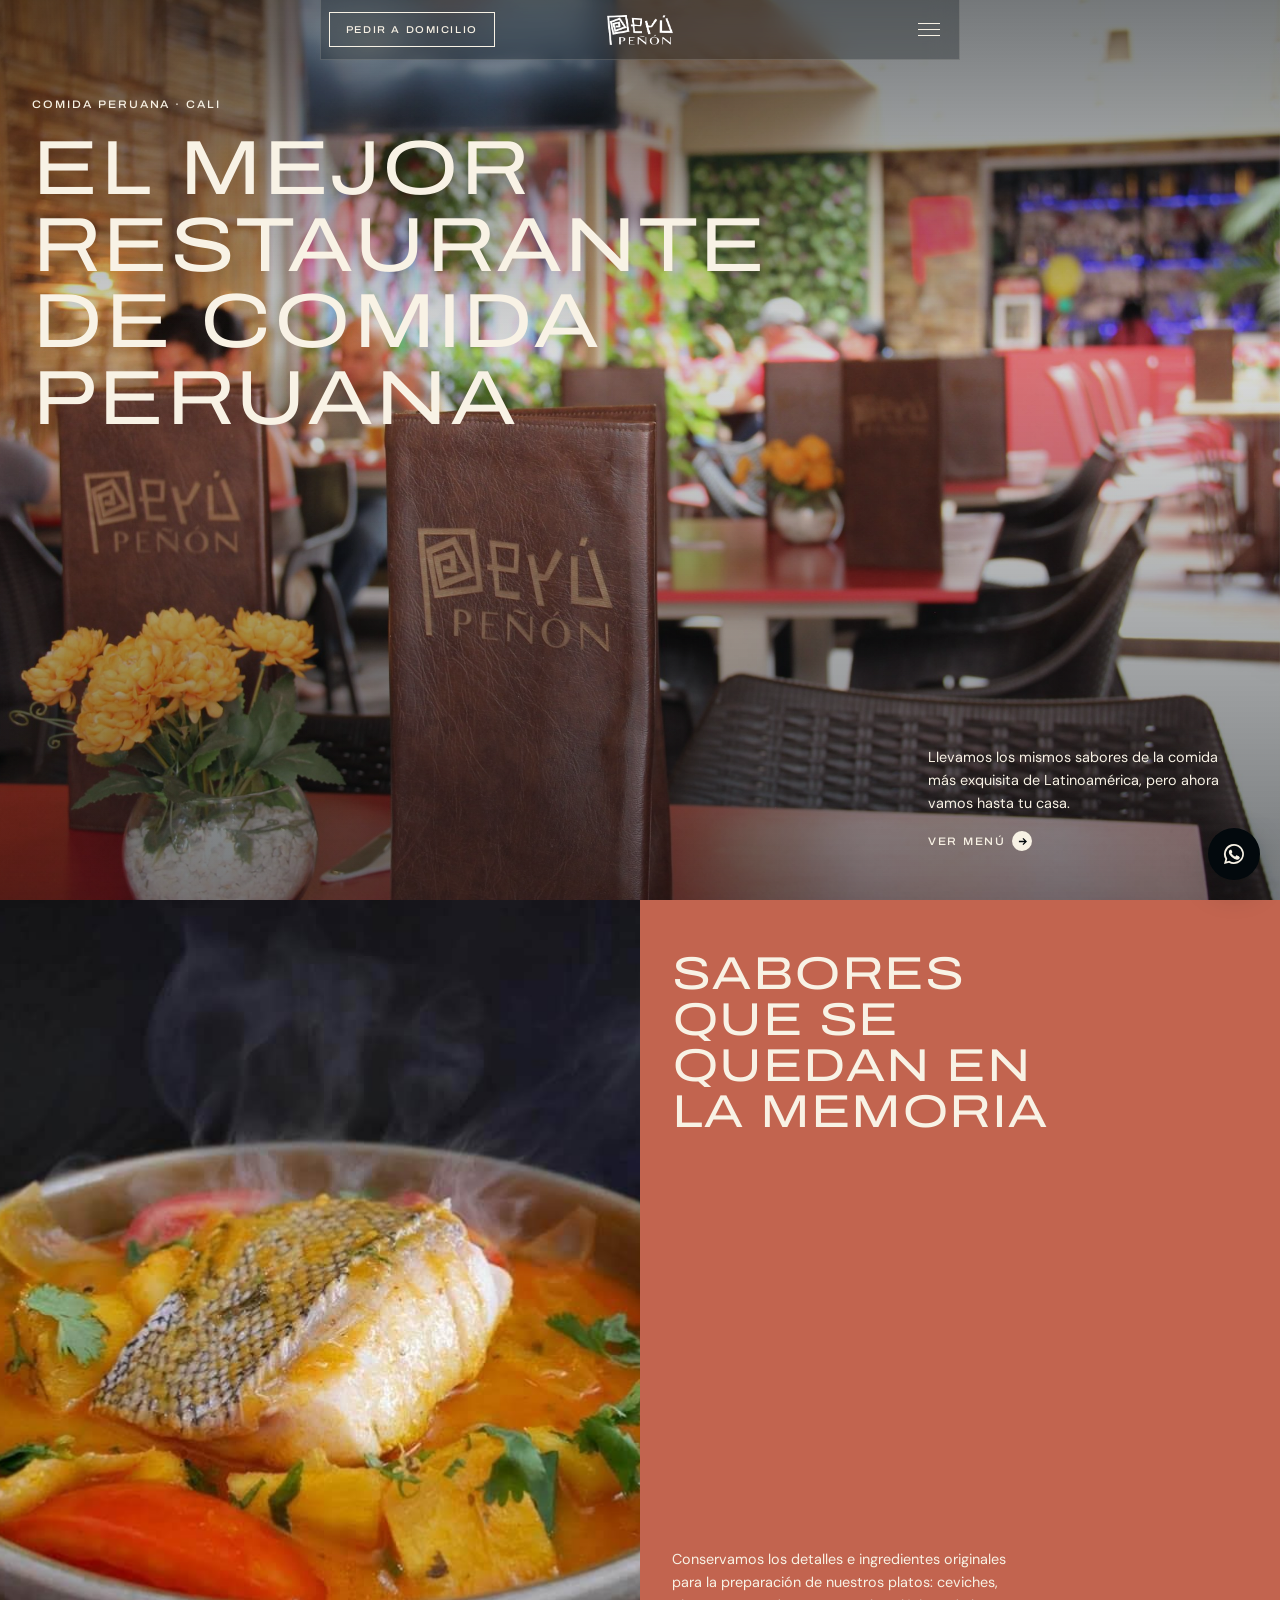
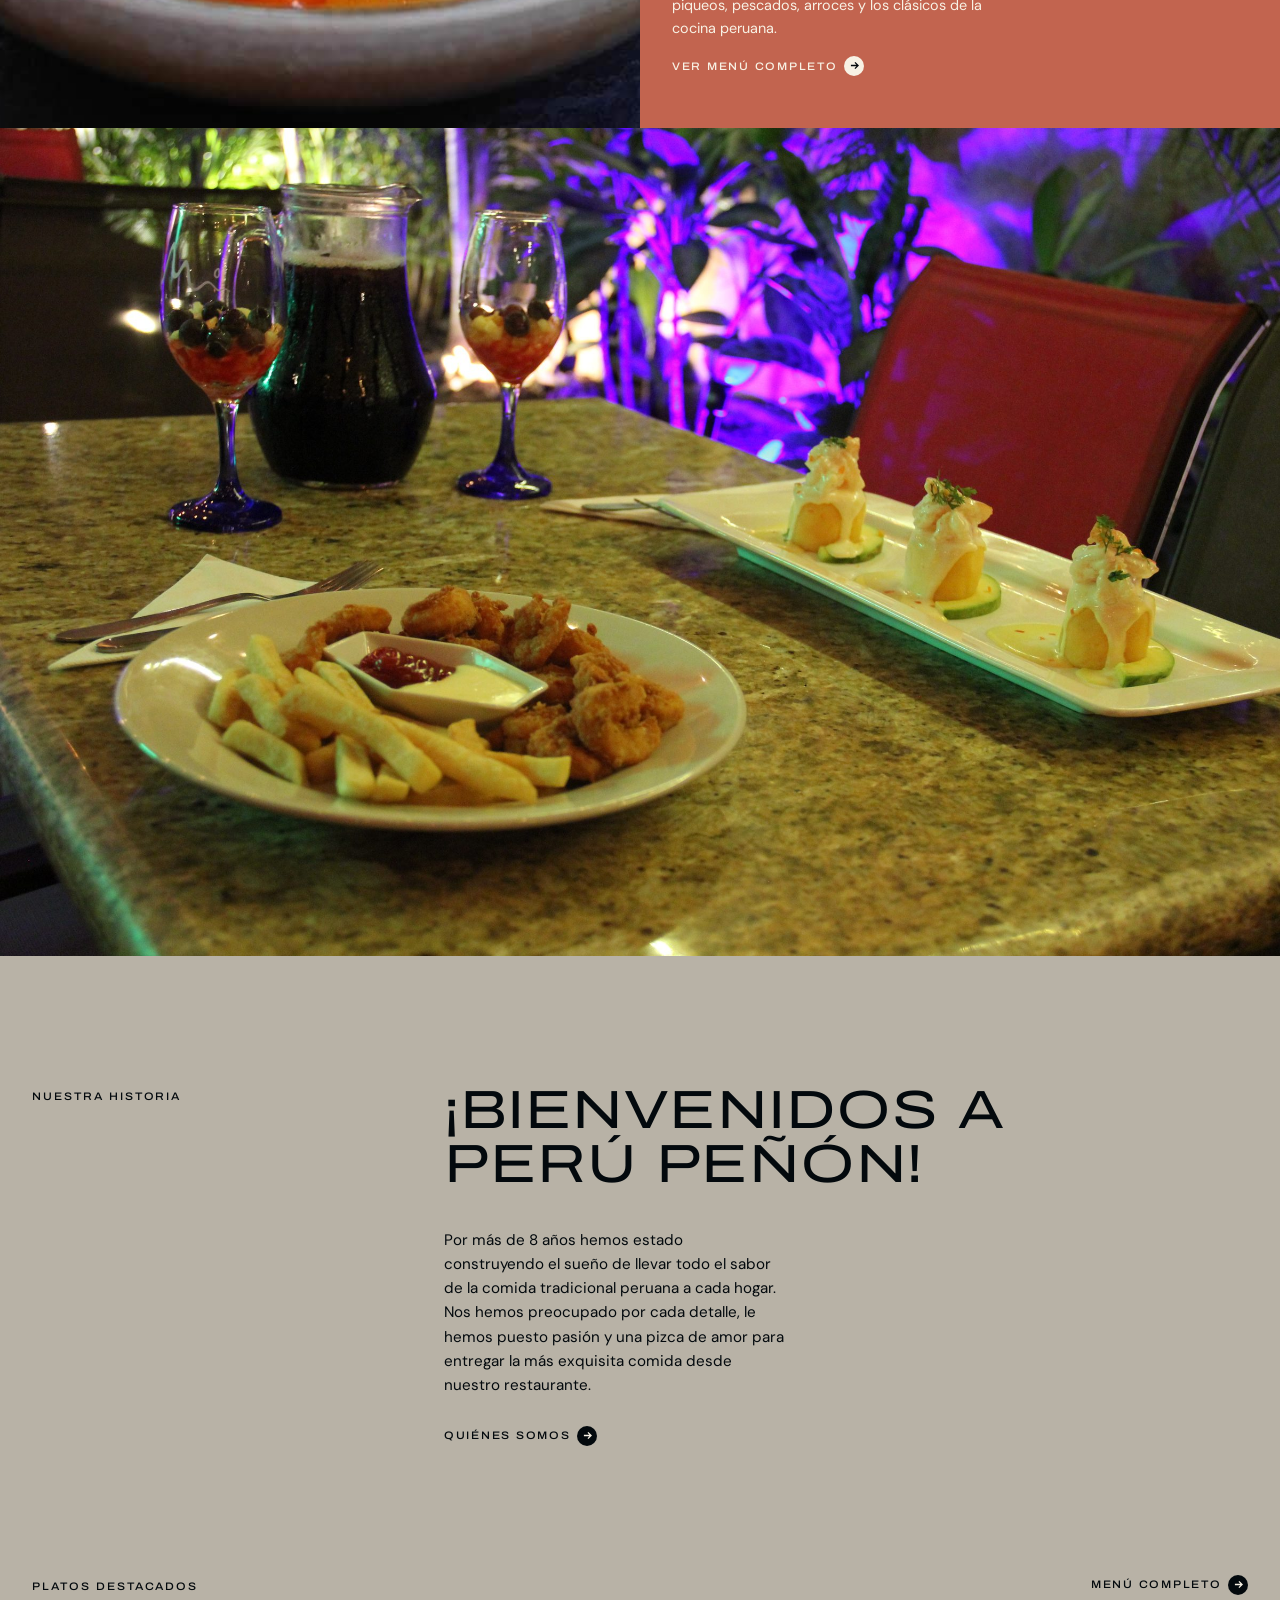
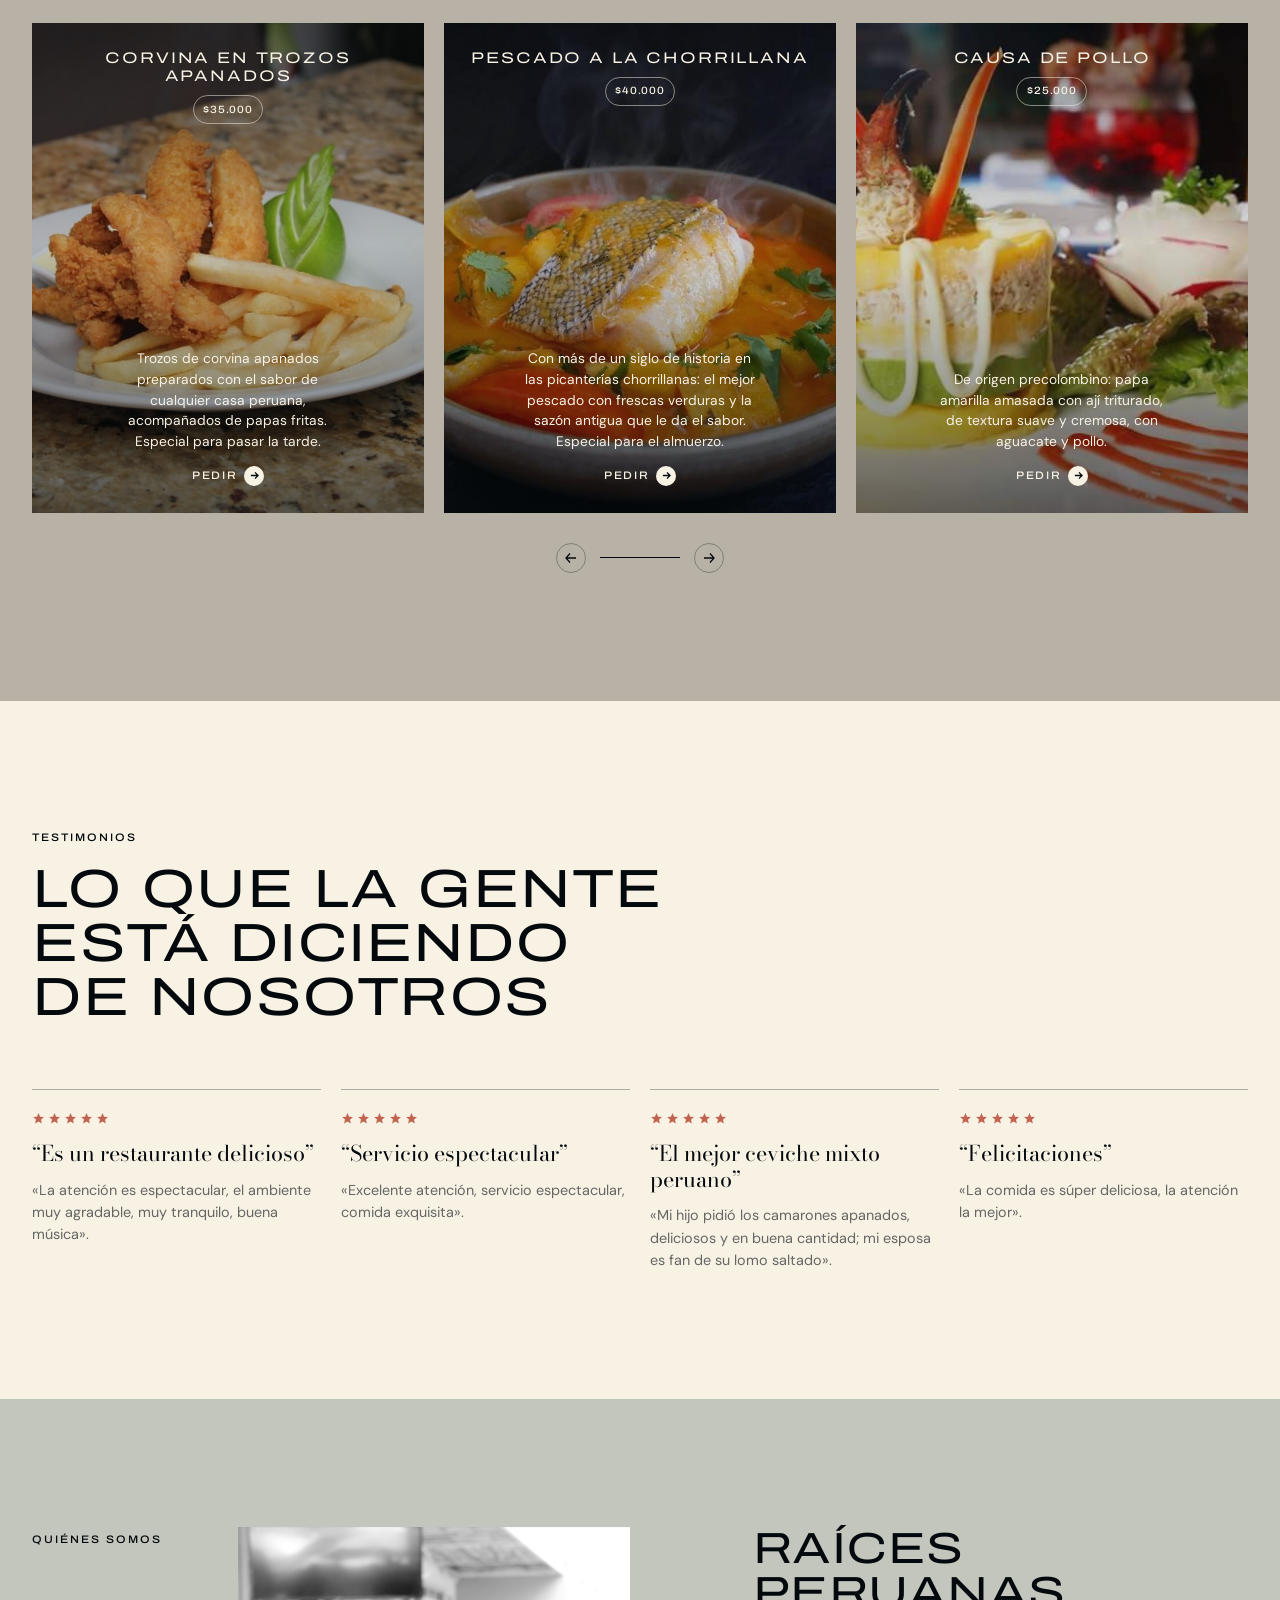
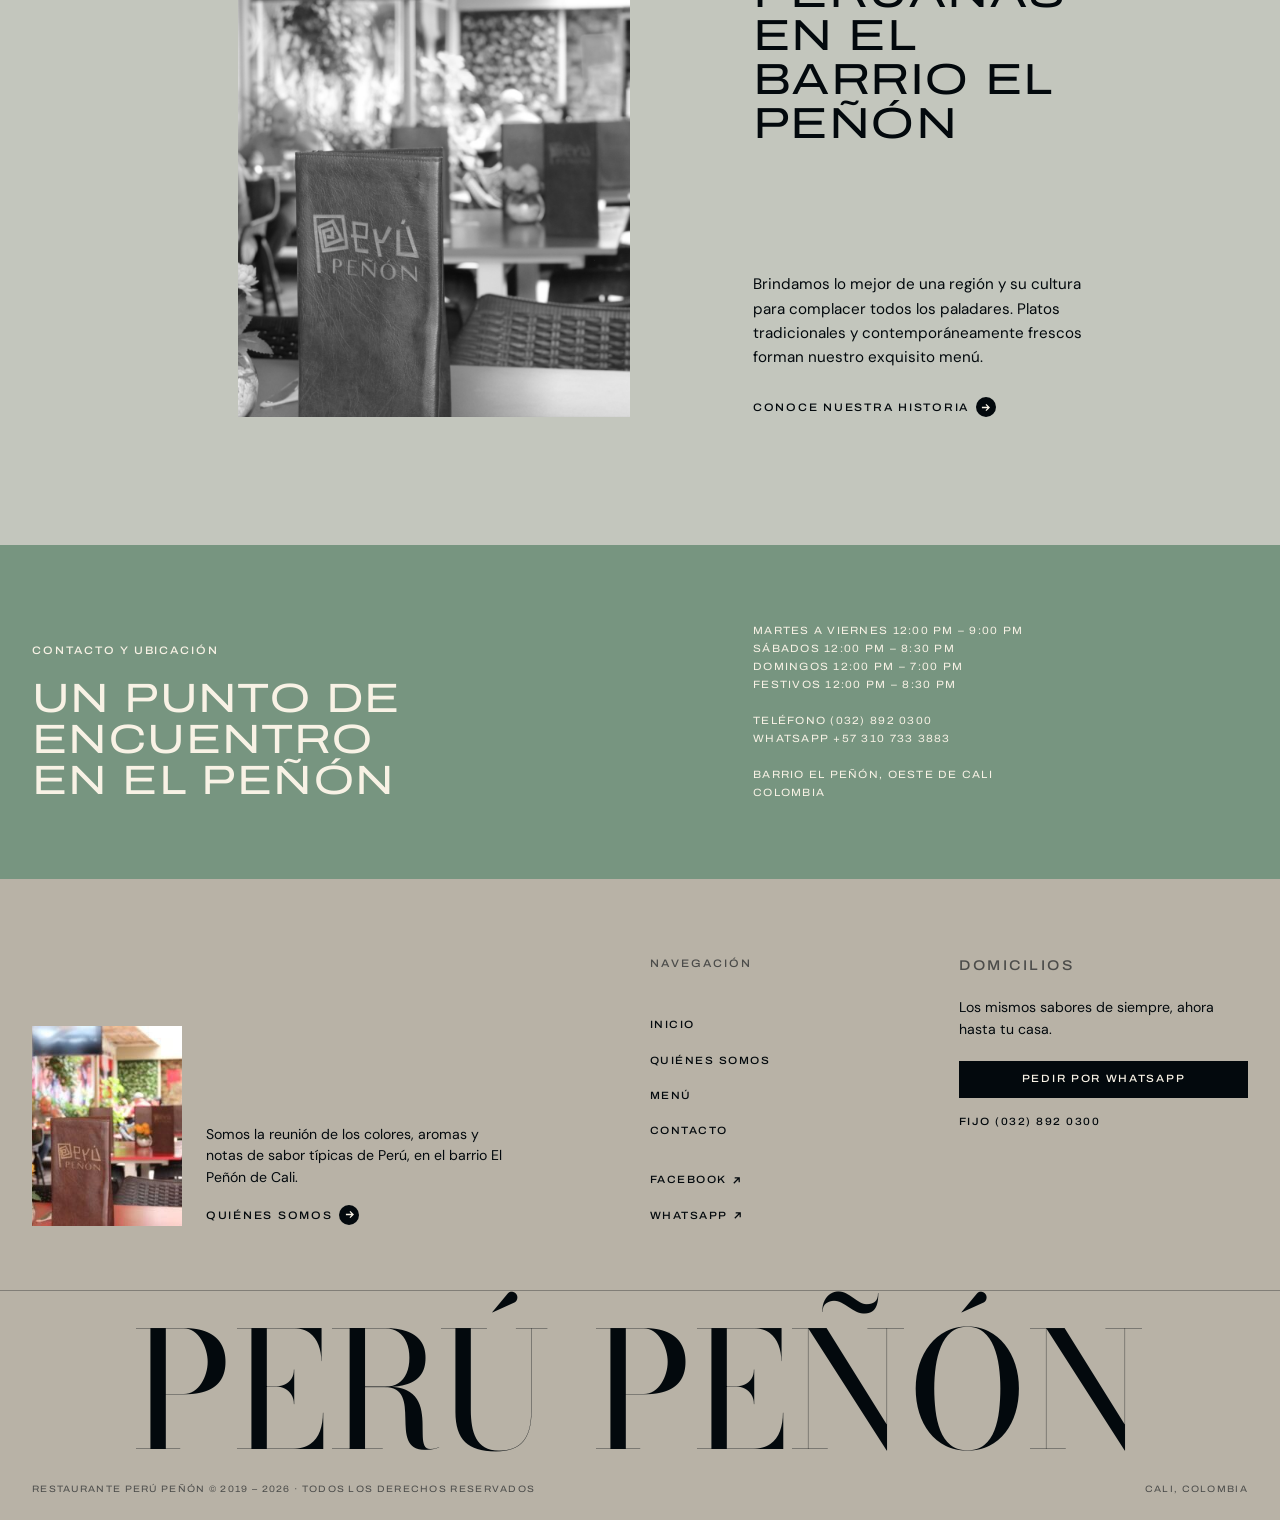
<file: index.html>
<!DOCTYPE html>
<html lang="es">
<head>
  <meta charset="UTF-8">
  <meta name="viewport" content="width=device-width, initial-scale=1">
  <title>Perú Peñón · Restaurante de comida peruana en Cali</title>
  <meta name="description" content="El mejor restaurante de comida peruana en Cali. Ceviches, pescados, arroces y platos tradicionales del Perú, en el barrio El Peñón y a domicilio.">
  <link rel="icon" type="image/png" href="img/favicon.png">
  <link rel="preconnect" href="https://fonts.googleapis.com">
  <link rel="preconnect" href="https://fonts.gstatic.com" crossorigin>
  <link href="https://fonts.googleapis.com/css2?family=Archivo:wdth,wght@110,400;110,500;125,400;125,500&family=Bodoni+Moda:wght@400&family=DM+Sans:wght@300;400;500&display=swap" rel="stylesheet">
  <link rel="stylesheet" href="css/style.css">
  <meta property="og:title" content="Perú Peñón · Restaurante de comida peruana en Cali">
  <meta property="og:description" content="El mejor restaurante de comida peruana en Cali. Ceviches, pescados, arroces y platos tradicionales del Perú, en el barrio El Peñón y a domicilio.">
  <meta property="og:image" content="img/hero-restaurante-m.jpg">
</head>
<body class="page-inicio">
  <div class="preloader" aria-hidden="true"><p>Auténtica cocina peruana.<br>En el corazón del Peñón.</p></div>
  <header class="header">
    <div class="header__bar">
      <a class="btn-outline header__cta" href="https://wa.me/573107333883?text=Hola..Me%20gustar%C3%ADa%20empezar%20mi%20pedido!%C2%BFme%20puedes%20dar%20detalles%20del%20men%C3%BA%3F" target="_blank" rel="noopener"><span class="full">Pedir a domicilio</span><span class="short">Pedir</span></a>
      <a class="header__logo" href="index.html" aria-label="Perú Peñón, inicio">
        <img class="light" src="img/logo-blanco.png" alt="Perú Peñón" width="215" height="98">
        <img class="dark" src="img/logo-negro.png" alt="" width="215" height="98">
      </a>
      <button class="header__burger" aria-label="Abrir menú" aria-expanded="false" aria-controls="nav"><span></span></button>
    </div>
  </header>
  <div class="nav__scrim"></div>
  <nav class="nav" id="nav" aria-label="Principal">
    <div class="nav__panel">
      <div class="nav__links">
        <a href="index.html">Inicio</a>
        <a href="quienes-somos.html">Quiénes somos</a>
        <a href="menu.html">Menú</a>
        <a href="contacto.html">Contacto</a>
      </div>
      <div class="nav__ext">
        <a class="arrow-link ext" href="https://www.facebook.com/restauranteperupenon" target="_blank" rel="noopener">Facebook <span class="ic"><svg viewBox="0 0 10 10" fill="none" stroke-width="1.4"><path d="M2 8 8 2M3 2h5v5"/></svg></span></a>
        <a class="arrow-link ext" href="https://wa.me/573107333883?text=Hola..Me%20gustar%C3%ADa%20empezar%20mi%20pedido!%C2%BFme%20puedes%20dar%20detalles%20del%20men%C3%BA%3F" target="_blank" rel="noopener">WhatsApp <span class="ic"><svg viewBox="0 0 10 10" fill="none" stroke-width="1.4"><path d="M2 8 8 2M3 2h5v5"/></svg></span></a>
      </div>
      <div class="nav__media">
        <img src="img/mesa-platos-m.jpg" alt="Platos de Perú Peñón servidos en la mesa">
        <div class="cap"><span class="label">Comida peruana</span><img src="img/logo-blanco.png" alt=""><span class="label">El Peñón · Cali</span></div>
      </div>
    </div>
  </nav>

  <main>
    <section class="hero">
      <div class="hero__media">
        <picture>
          <source media="(max-width: 767px)" srcset="img/hero-restaurante-m.jpg">
          <img src="img/hero-restaurante.jpg" alt="Salón del restaurante Perú Peñón" fetchpriority="high">
        </picture>
      </div>
      <p class="label hero__label reveal">Comida peruana · Cali</p>
      <h1 class="hero__title reveal reveal-d1">El mejor restaurante de comida peruana</h1>
      <div class="hero__foot reveal reveal-d2">
        <div>
          <p class="lede">Llevamos los mismos sabores de la comida más exquisita de Latinoamérica, pero ahora vamos hasta tu casa.</p>
          <a class="arrow-link on-dark" href="menu.html">Ver menú <span class="ic"><svg viewBox="0 0 10 10" fill="none" stroke-width="1.4"><path d="M1 5h8M5.5 1.5 9 5l-3.5 3.5"/></svg></span></a>
        </div>
      </div>
    </section>

    <section class="split">
      <div class="split__media"><img src="img/pescado-chorrillana.jpg" alt="Pescado a la chorrillana recién servido" loading="lazy"></div>
      <div class="split__panel">
        <h2 class="reveal">Sabores que se quedan en la memoria</h2>
        <div class="split__foot reveal reveal-d1">
          <p class="lede">Conservamos los detalles e ingredientes originales para la preparación de nuestros platos: ceviches, piqueos, pescados, arroces y los clásicos de la cocina peruana.</p>
          <a class="arrow-link on-dark" href="menu.html">Ver menú completo <span class="ic"><svg viewBox="0 0 10 10" fill="none" stroke-width="1.4"><path d="M1 5h8M5.5 1.5 9 5l-3.5 3.5"/></svg></span></a>
        </div>
      </div>
    </section>

    <section class="full-image">
      <picture>
        <source media="(max-width: 767px)" srcset="img/mesa-platos-m.jpg">
        <img src="img/mesa-platos.jpg" alt="Mesa servida en Perú Peñón con entradas y vino" loading="lazy">
      </picture>
    </section>

    <section class="intro on-sand">
      <div class="grid">
        <p class="label intro__label reveal">Nuestra historia</p>
        <div class="intro__body">
          <h2 class="reveal">¡Bienvenidos a Perú Peñón!</h2>
          <p class="lede reveal reveal-d1">Por más de 8 años hemos estado construyendo el sueño de llevar todo el sabor de la comida tradicional peruana a cada hogar. Nos hemos preocupado por cada detalle, le hemos puesto pasión y una pizca de amor para entregar la más exquisita comida desde nuestro restaurante.</p>
          <a class="arrow-link on-light reveal reveal-d2" href="quienes-somos.html">Quiénes somos <span class="ic"><svg viewBox="0 0 10 10" fill="none" stroke-width="1.4"><path d="M1 5h8M5.5 1.5 9 5l-3.5 3.5"/></svg></span></a>
        </div>
      </div>
    </section>

    <section class="cards on-sand">
      <div class="cards__head reveal">
        <p class="label">Platos destacados</p>
        <a class="arrow-link on-light" href="menu.html">Menú completo <span class="ic"><svg viewBox="0 0 10 10" fill="none" stroke-width="1.4"><path d="M1 5h8M5.5 1.5 9 5l-3.5 3.5"/></svg></span></a>
      </div>
      <div class="cards__track reveal reveal-d1">
        <article class="card">
          <img src="img/corvina-apanada.jpg" alt="Corvina en trozos apanados con papas fritas" loading="lazy">
          <div class="card__head"><h3 class="h3 card__title">Corvina en trozos apanados</h3><span class="card__price">$35.000</span></div>
          <div>
            <p class="card__text">Trozos de corvina apanados preparados con el sabor de cualquier casa peruana, acompañados de papas fritas. Especial para pasar la tarde.</p>
            <a class="arrow-link on-dark" href="https://wa.me/573107333883?text=Hola..Me%20gustar%C3%ADa%20empezar%20mi%20pedido!%C2%BFme%20puedes%20dar%20detalles%20del%20men%C3%BA%3F" target="_blank" rel="noopener">Pedir <span class="ic"><svg viewBox="0 0 10 10" fill="none" stroke-width="1.4"><path d="M1 5h8M5.5 1.5 9 5l-3.5 3.5"/></svg></span></a>
          </div>
        </article>
        <article class="card">
          <img src="img/pescado-chorrillana.jpg" alt="Pescado a la chorrillana" loading="lazy">
          <div class="card__head"><h3 class="h3 card__title">Pescado a la chorrillana</h3><span class="card__price">$40.000</span></div>
          <div>
            <p class="card__text">Con más de un siglo de historia en las picanterías chorrillanas: el mejor pescado con frescas verduras y la sazón antigua que le da el sabor. Especial para el almuerzo.</p>
            <a class="arrow-link on-dark" href="https://wa.me/573107333883?text=Hola..Me%20gustar%C3%ADa%20empezar%20mi%20pedido!%C2%BFme%20puedes%20dar%20detalles%20del%20men%C3%BA%3F" target="_blank" rel="noopener">Pedir <span class="ic"><svg viewBox="0 0 10 10" fill="none" stroke-width="1.4"><path d="M1 5h8M5.5 1.5 9 5l-3.5 3.5"/></svg></span></a>
          </div>
        </article>
        <article class="card">
          <img src="img/causa-pollo.jpg" alt="Causa de pollo" loading="lazy">
          <div class="card__head"><h3 class="h3 card__title">Causa de pollo</h3><span class="card__price">$25.000</span></div>
          <div>
            <p class="card__text">De origen precolombino: papa amarilla amasada con ají triturado, de textura suave y cremosa, con aguacate y pollo.</p>
            <a class="arrow-link on-dark" href="https://wa.me/573107333883?text=Hola..Me%20gustar%C3%ADa%20empezar%20mi%20pedido!%C2%BFme%20puedes%20dar%20detalles%20del%20men%C3%BA%3F" target="_blank" rel="noopener">Pedir <span class="ic"><svg viewBox="0 0 10 10" fill="none" stroke-width="1.4"><path d="M1 5h8M5.5 1.5 9 5l-3.5 3.5"/></svg></span></a>
          </div>
        </article>
      </div>
      <div class="cards__nav">
        <button data-prev aria-label="Anterior"><svg viewBox="0 0 12 12" fill="none" stroke="currentColor" stroke-width="1.3"><path d="M11 6H1M5 1.5 1 6l4 4.5"/></svg></button>
        <div class="cards__bar"><i></i></div>
        <button data-next aria-label="Siguiente"><svg viewBox="0 0 12 12" fill="none" stroke="currentColor" stroke-width="1.3"><path d="M1 6h10M7 1.5 11 6l-4 4.5"/></svg></button>
      </div>
    </section>

    <section class="quotes on-cream">
      <div class="quotes__head reveal">
        <p class="label">Testimonios</p>
        <h2>Lo que la gente está diciendo de nosotros</h2>
      </div>
      <div class="quotes__grid">
        <article class="quote reveal">
          <div class="quote__stars"><svg viewBox="0 0 24 24" fill="currentColor"><path d="m12 2 2.9 6.6 7.1.7-5.4 4.8 1.6 7L12 17.4 5.8 21l1.6-7L2 9.3l7.1-.7z"/></svg><svg viewBox="0 0 24 24" fill="currentColor"><path d="m12 2 2.9 6.6 7.1.7-5.4 4.8 1.6 7L12 17.4 5.8 21l1.6-7L2 9.3l7.1-.7z"/></svg><svg viewBox="0 0 24 24" fill="currentColor"><path d="m12 2 2.9 6.6 7.1.7-5.4 4.8 1.6 7L12 17.4 5.8 21l1.6-7L2 9.3l7.1-.7z"/></svg><svg viewBox="0 0 24 24" fill="currentColor"><path d="m12 2 2.9 6.6 7.1.7-5.4 4.8 1.6 7L12 17.4 5.8 21l1.6-7L2 9.3l7.1-.7z"/></svg><svg viewBox="0 0 24 24" fill="currentColor"><path d="m12 2 2.9 6.6 7.1.7-5.4 4.8 1.6 7L12 17.4 5.8 21l1.6-7L2 9.3l7.1-.7z"/></svg></div>
          <p class="quote__title">“Es un restaurante delicioso”</p>
          <p class="quote__text">«La atención es espectacular, el ambiente muy agradable, muy tranquilo, buena música».</p>
        </article>
        <article class="quote reveal reveal-d1">
          <div class="quote__stars"><svg viewBox="0 0 24 24" fill="currentColor"><path d="m12 2 2.9 6.6 7.1.7-5.4 4.8 1.6 7L12 17.4 5.8 21l1.6-7L2 9.3l7.1-.7z"/></svg><svg viewBox="0 0 24 24" fill="currentColor"><path d="m12 2 2.9 6.6 7.1.7-5.4 4.8 1.6 7L12 17.4 5.8 21l1.6-7L2 9.3l7.1-.7z"/></svg><svg viewBox="0 0 24 24" fill="currentColor"><path d="m12 2 2.9 6.6 7.1.7-5.4 4.8 1.6 7L12 17.4 5.8 21l1.6-7L2 9.3l7.1-.7z"/></svg><svg viewBox="0 0 24 24" fill="currentColor"><path d="m12 2 2.9 6.6 7.1.7-5.4 4.8 1.6 7L12 17.4 5.8 21l1.6-7L2 9.3l7.1-.7z"/></svg><svg viewBox="0 0 24 24" fill="currentColor"><path d="m12 2 2.9 6.6 7.1.7-5.4 4.8 1.6 7L12 17.4 5.8 21l1.6-7L2 9.3l7.1-.7z"/></svg></div>
          <p class="quote__title">“Servicio espectacular”</p>
          <p class="quote__text">«Excelente atención, servicio espectacular, comida exquisita».</p>
        </article>
        <article class="quote reveal reveal-d2">
          <div class="quote__stars"><svg viewBox="0 0 24 24" fill="currentColor"><path d="m12 2 2.9 6.6 7.1.7-5.4 4.8 1.6 7L12 17.4 5.8 21l1.6-7L2 9.3l7.1-.7z"/></svg><svg viewBox="0 0 24 24" fill="currentColor"><path d="m12 2 2.9 6.6 7.1.7-5.4 4.8 1.6 7L12 17.4 5.8 21l1.6-7L2 9.3l7.1-.7z"/></svg><svg viewBox="0 0 24 24" fill="currentColor"><path d="m12 2 2.9 6.6 7.1.7-5.4 4.8 1.6 7L12 17.4 5.8 21l1.6-7L2 9.3l7.1-.7z"/></svg><svg viewBox="0 0 24 24" fill="currentColor"><path d="m12 2 2.9 6.6 7.1.7-5.4 4.8 1.6 7L12 17.4 5.8 21l1.6-7L2 9.3l7.1-.7z"/></svg><svg viewBox="0 0 24 24" fill="currentColor"><path d="m12 2 2.9 6.6 7.1.7-5.4 4.8 1.6 7L12 17.4 5.8 21l1.6-7L2 9.3l7.1-.7z"/></svg></div>
          <p class="quote__title">“El mejor ceviche mixto peruano”</p>
          <p class="quote__text">«Mi hijo pidió los camarones apanados, deliciosos y en buena cantidad; mi esposa es fan de su lomo saltado».</p>
        </article>
        <article class="quote reveal reveal-d3">
          <div class="quote__stars"><svg viewBox="0 0 24 24" fill="currentColor"><path d="m12 2 2.9 6.6 7.1.7-5.4 4.8 1.6 7L12 17.4 5.8 21l1.6-7L2 9.3l7.1-.7z"/></svg><svg viewBox="0 0 24 24" fill="currentColor"><path d="m12 2 2.9 6.6 7.1.7-5.4 4.8 1.6 7L12 17.4 5.8 21l1.6-7L2 9.3l7.1-.7z"/></svg><svg viewBox="0 0 24 24" fill="currentColor"><path d="m12 2 2.9 6.6 7.1.7-5.4 4.8 1.6 7L12 17.4 5.8 21l1.6-7L2 9.3l7.1-.7z"/></svg><svg viewBox="0 0 24 24" fill="currentColor"><path d="m12 2 2.9 6.6 7.1.7-5.4 4.8 1.6 7L12 17.4 5.8 21l1.6-7L2 9.3l7.1-.7z"/></svg><svg viewBox="0 0 24 24" fill="currentColor"><path d="m12 2 2.9 6.6 7.1.7-5.4 4.8 1.6 7L12 17.4 5.8 21l1.6-7L2 9.3l7.1-.7z"/></svg></div>
          <p class="quote__title">“Felicitaciones”</p>
          <p class="quote__text">«La comida es súper deliciosa, la atención la mejor».</p>
        </article>
      </div>
    </section>

    <section class="about on-mist">
      <div class="grid">
        <p class="label about__label reveal">Quiénes somos</p>
        <div class="about__media reveal reveal-d1"><img src="img/salon-bn.jpg" alt="Cartas de Perú Peñón sobre la mesa, en blanco y negro" loading="lazy"></div>
        <div class="about__body">
          <h2 class="reveal">Raíces peruanas en el barrio El Peñón</h2>
          <p class="lede reveal reveal-d1">Brindamos lo mejor de una región y su cultura para complacer todos los paladares. Platos tradicionales y contemporáneamente frescos forman nuestro exquisito menú.</p>
          <a class="arrow-link on-light reveal reveal-d2" href="quienes-somos.html">Conoce nuestra historia <span class="ic"><svg viewBox="0 0 10 10" fill="none" stroke-width="1.4"><path d="M1 5h8M5.5 1.5 9 5l-3.5 3.5"/></svg></span></a>
        </div>
      </div>
    </section>
  </main>
  <section class="contact-band">
    <div class="grid">
      <div class="contact-band__title reveal">
        <p class="label">Contacto y ubicación</p>
        <h2>Un punto de encuentro en El Peñón</h2>
      </div>
      <div class="contact-band__info reveal reveal-d1">
        <p>Martes a viernes 12:00 pm – 9:00 pm<br>Sábados 12:00 pm – 8:30 pm<br>Domingos 12:00 pm – 7:00 pm<br>Festivos 12:00 pm – 8:30 pm</p>
        <p>Teléfono <a href="tel:+576028920300">(032) 892 0300</a><br>WhatsApp <a href="https://wa.me/573107333883?text=Hola..Me%20gustar%C3%ADa%20empezar%20mi%20pedido!%C2%BFme%20puedes%20dar%20detalles%20del%20men%C3%BA%3F" target="_blank" rel="noopener">+57 310 733 3883</a></p>
        <p>Barrio El Peñón, oeste de Cali<br>Colombia</p>
      </div>
    </div>
  </section>
  <footer class="footer">
    <div class="footer__top">
      <div class="footer__brand reveal">
        <img src="img/salon-menu.jpg" alt="Salón de Perú Peñón con las cartas sobre la mesa">
        <div>
          <p>Somos la reunión de los colores, aromas y notas de sabor típicas de Perú, en el barrio El Peñón de Cali.</p>
          <a class="arrow-link on-light" href="quienes-somos.html">Quiénes somos <span class="ic"><svg viewBox="0 0 10 10" fill="none" stroke-width="1.4"><path d="M1 5h8M5.5 1.5 9 5l-3.5 3.5"/></svg></span></a>
        </div>
      </div>
      <div class="footer__nav reveal reveal-d1">
        <p class="label footer__col-title">Navegación</p>
        <ul>
          <li><a href="index.html">Inicio</a></li>
          <li><a href="quienes-somos.html">Quiénes somos</a></li>
          <li><a href="menu.html">Menú</a></li>
          <li><a href="contacto.html">Contacto</a></li>
        </ul>
        <ul>
          <li><a href="https://www.facebook.com/restauranteperupenon" target="_blank" rel="noopener">Facebook <svg viewBox="0 0 10 10" fill="none" stroke="currentColor" stroke-width="1.4"><path d="M2 8 8 2M3 2h5v5"/></svg></a></li>
          <li><a href="https://wa.me/573107333883?text=Hola..Me%20gustar%C3%ADa%20empezar%20mi%20pedido!%C2%BFme%20puedes%20dar%20detalles%20del%20men%C3%BA%3F" target="_blank" rel="noopener">WhatsApp <svg viewBox="0 0 10 10" fill="none" stroke="currentColor" stroke-width="1.4"><path d="M2 8 8 2M3 2h5v5"/></svg></a></li>
        </ul>
      </div>
      <div class="footer__order reveal reveal-d2">
        <p class="label footer__col-title">Domicilios</p>
        <p>Los mismos sabores de siempre, ahora hasta tu casa.</p>
        <a class="btn-solid" href="https://wa.me/573107333883?text=Hola..Me%20gustar%C3%ADa%20empezar%20mi%20pedido!%C2%BFme%20puedes%20dar%20detalles%20del%20men%C3%BA%3F" target="_blank" rel="noopener">Pedir por WhatsApp</a>
        <a class="tel" href="tel:+576028920300">Fijo (032) 892 0300</a>
      </div>
    </div>
    <div class="footer__wordmark" aria-hidden="true">Perú Peñón</div>
    <div class="footer__legal">
      <span>Restaurante Perú Peñón © 2019 – 2026 · Todos los derechos reservados</span>
      <span>Cali, Colombia</span>
    </div>
  </footer>
  <a class="wa-float" href="https://wa.me/573107333883?text=Hola..Me%20gustar%C3%ADa%20empezar%20mi%20pedido!%C2%BFme%20puedes%20dar%20detalles%20del%20men%C3%BA%3F" target="_blank" rel="noopener" aria-label="Escríbenos por WhatsApp"><svg viewBox="0 0 24 24" fill="currentColor"><path d="M12 2a10 10 0 0 0-8.6 15.1L2 22l5-1.3A10 10 0 1 0 12 2zm0 18.2a8.2 8.2 0 0 1-4.2-1.2l-.3-.2-3 .8.8-2.9-.2-.3A8.2 8.2 0 1 1 12 20.2zm4.5-6.1c-.2-.1-1.5-.7-1.7-.8s-.4-.1-.6.1-.6.8-.8 1-.3.2-.5.1a6.7 6.7 0 0 1-3.3-2.9c-.3-.4.2-.4.7-1.3.1-.2 0-.3 0-.4l-.8-1.8c-.2-.5-.4-.4-.6-.4h-.5a1 1 0 0 0-.7.3 3 3 0 0 0-.9 2.2 5.2 5.2 0 0 0 1.1 2.8 12 12 0 0 0 4.6 4c1.7.7 2.4.8 3.2.7a2.8 2.8 0 0 0 1.8-1.3 2.2 2.2 0 0 0 .2-1.3c-.1-.1-.3-.2-.5-.3z"/></svg></a>
  <script src="js/main.js"></script>
</body>
</html>
</file>
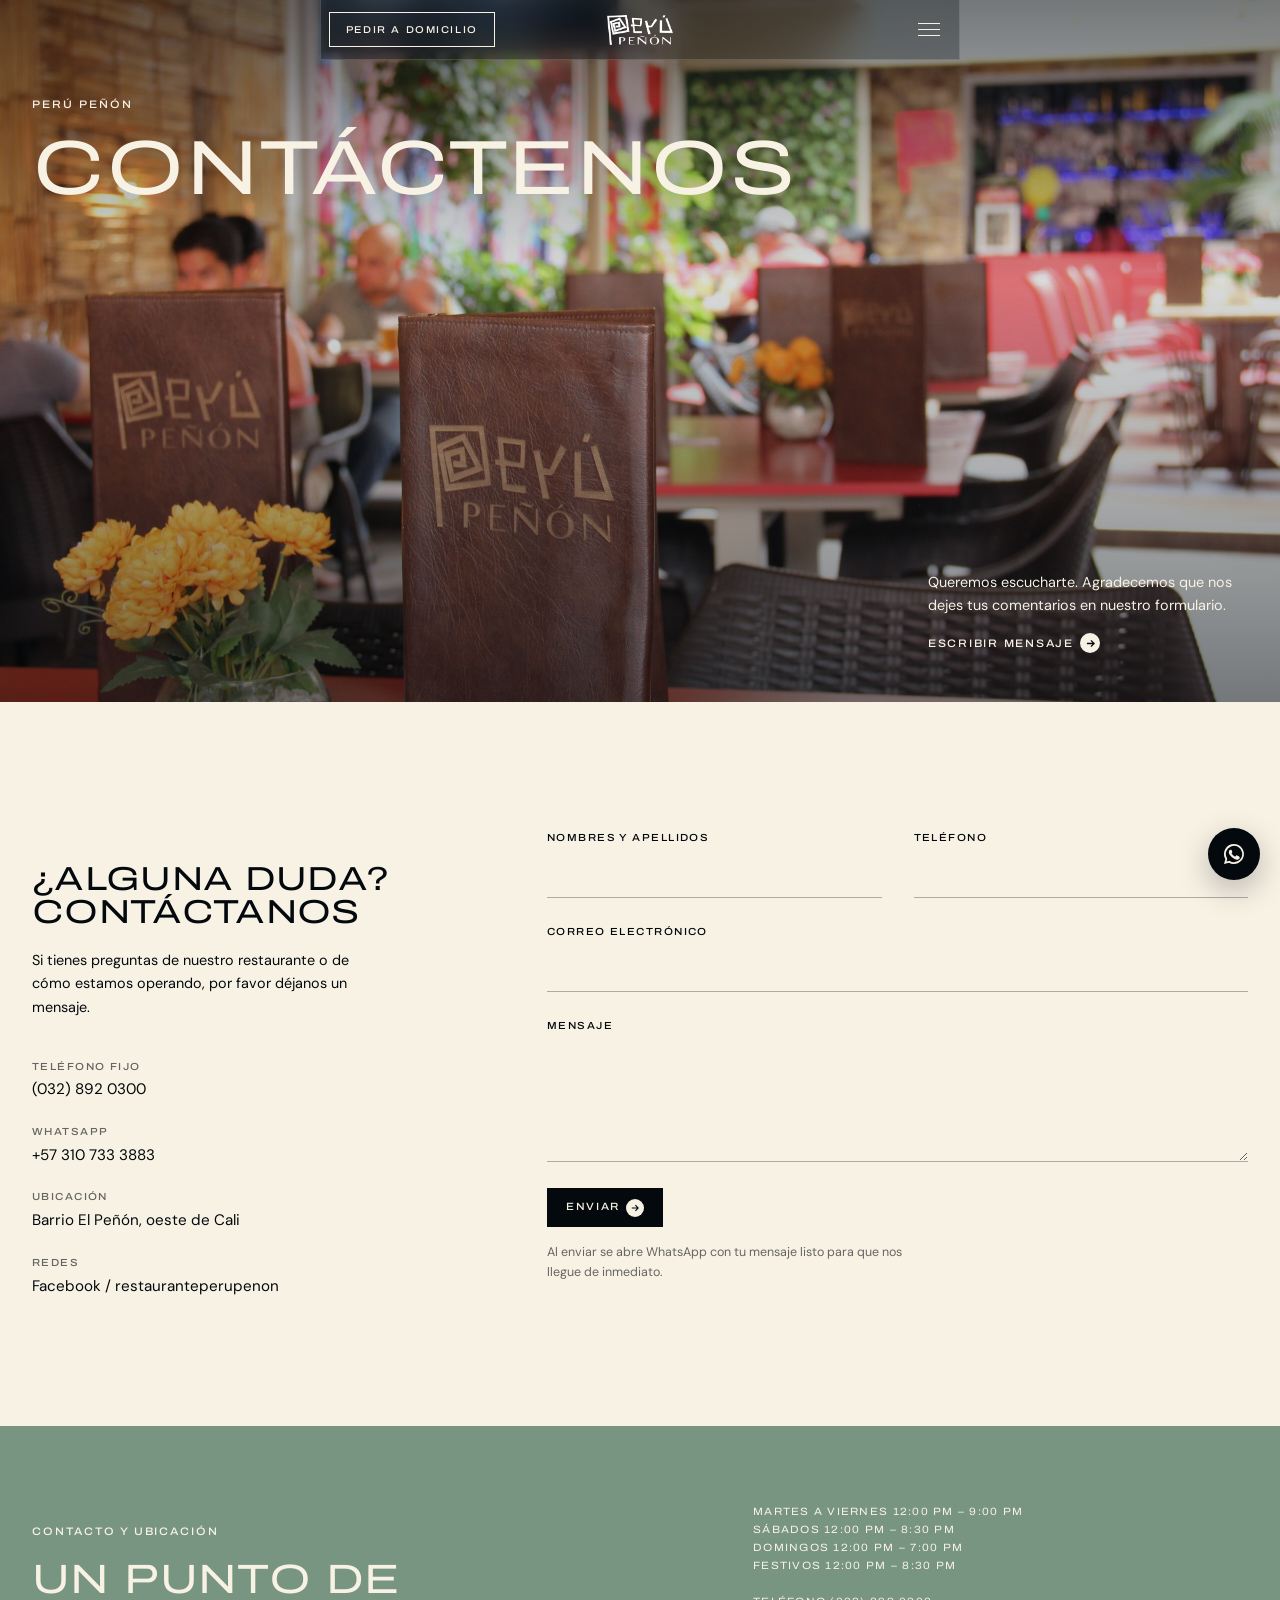
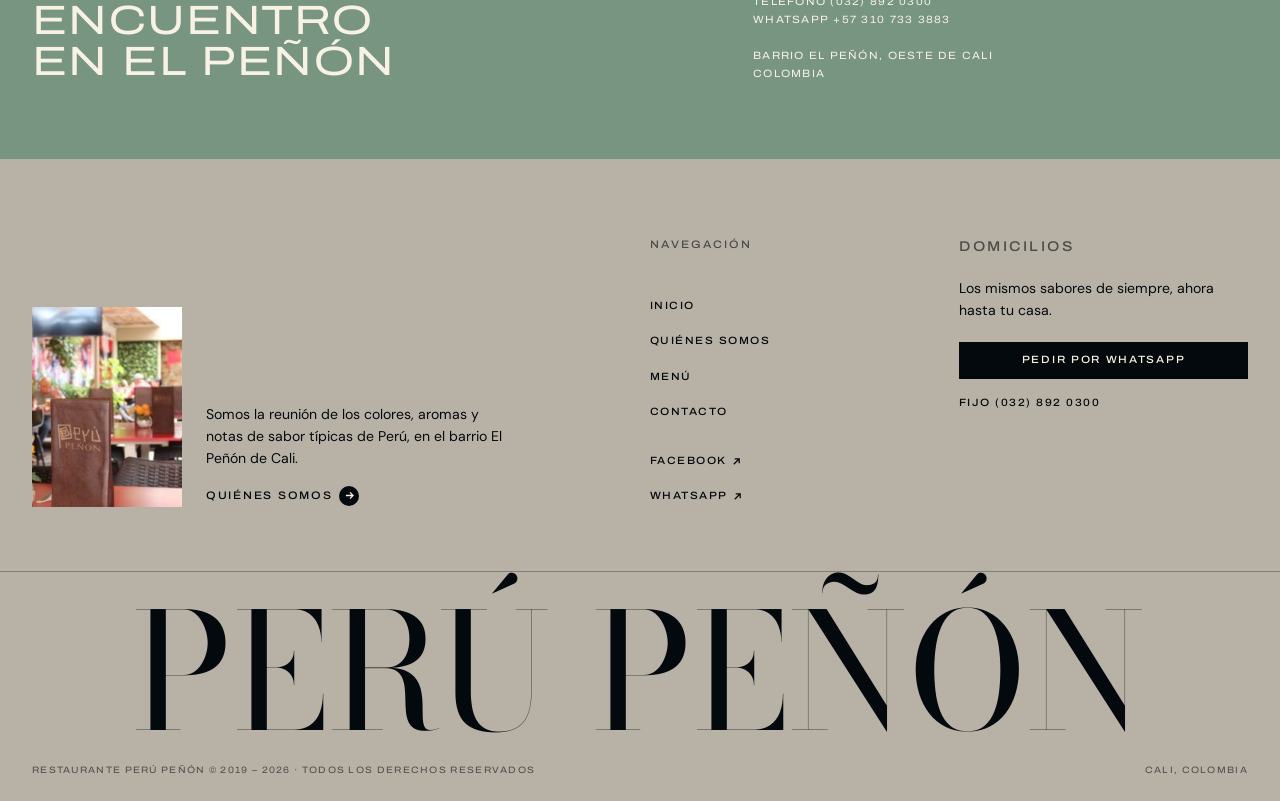
<file: contacto.html>
<!DOCTYPE html>
<html lang="es">
<head>
  <meta charset="UTF-8">
  <meta name="viewport" content="width=device-width, initial-scale=1">
  <title>Contacto · Perú Peñón</title>
  <meta name="description" content="Queremos escucharte. Escríbenos, llámanos al (032) 892 0300 o pide a domicilio por WhatsApp.">
  <link rel="icon" type="image/png" href="img/favicon.png">
  <link rel="preconnect" href="https://fonts.googleapis.com">
  <link rel="preconnect" href="https://fonts.gstatic.com" crossorigin>
  <link href="https://fonts.googleapis.com/css2?family=Archivo:wdth,wght@110,400;110,500;125,400;125,500&family=Bodoni+Moda:wght@400&family=DM+Sans:wght@300;400;500&display=swap" rel="stylesheet">
  <link rel="stylesheet" href="css/style.css">
  <meta property="og:title" content="Contacto · Perú Peñón">
  <meta property="og:description" content="Queremos escucharte. Escríbenos, llámanos al (032) 892 0300 o pide a domicilio por WhatsApp.">
  <meta property="og:image" content="img/hero-restaurante-m.jpg">
</head>
<body class="page-contacto">
  <header class="header">
    <div class="header__bar">
      <a class="btn-outline header__cta" href="https://wa.me/573107333883?text=Hola..Me%20gustar%C3%ADa%20empezar%20mi%20pedido!%C2%BFme%20puedes%20dar%20detalles%20del%20men%C3%BA%3F" target="_blank" rel="noopener"><span class="full">Pedir a domicilio</span><span class="short">Pedir</span></a>
      <a class="header__logo" href="index.html" aria-label="Perú Peñón, inicio">
        <img class="light" src="img/logo-blanco.png" alt="Perú Peñón" width="215" height="98">
        <img class="dark" src="img/logo-negro.png" alt="" width="215" height="98">
      </a>
      <button class="header__burger" aria-label="Abrir menú" aria-expanded="false" aria-controls="nav"><span></span></button>
    </div>
  </header>
  <div class="nav__scrim"></div>
  <nav class="nav" id="nav" aria-label="Principal">
    <div class="nav__panel">
      <div class="nav__links">
        <a href="index.html">Inicio</a>
        <a href="quienes-somos.html">Quiénes somos</a>
        <a href="menu.html">Menú</a>
        <a href="contacto.html">Contacto</a>
      </div>
      <div class="nav__ext">
        <a class="arrow-link ext" href="https://www.facebook.com/restauranteperupenon" target="_blank" rel="noopener">Facebook <span class="ic"><svg viewBox="0 0 10 10" fill="none" stroke-width="1.4"><path d="M2 8 8 2M3 2h5v5"/></svg></span></a>
        <a class="arrow-link ext" href="https://wa.me/573107333883?text=Hola..Me%20gustar%C3%ADa%20empezar%20mi%20pedido!%C2%BFme%20puedes%20dar%20detalles%20del%20men%C3%BA%3F" target="_blank" rel="noopener">WhatsApp <span class="ic"><svg viewBox="0 0 10 10" fill="none" stroke-width="1.4"><path d="M2 8 8 2M3 2h5v5"/></svg></span></a>
      </div>
      <div class="nav__media">
        <img src="img/mesa-platos-m.jpg" alt="Platos de Perú Peñón servidos en la mesa">
        <div class="cap"><span class="label">Comida peruana</span><img src="img/logo-blanco.png" alt=""><span class="label">El Peñón · Cali</span></div>
      </div>
    </div>
  </nav>

  <main>
    <section class="hero hero--short">
      <div class="hero__media">
        <picture>
          <source media="(max-width: 767px)" srcset="img/hero-restaurante-m.jpg">
          <img src="img/hero-restaurante.jpg" alt="Salón del restaurante Perú Peñón" fetchpriority="high">
        </picture>
      </div>
      <p class="label hero__label reveal">Perú Peñón</p>
      <h1 class="hero__title reveal reveal-d1">Contáctenos</h1>
      <div class="hero__foot reveal reveal-d2">
        <div>
          <p class="lede">Queremos escucharte. Agradecemos que nos dejes tus comentarios en nuestro formulario.</p>
          <a class="arrow-link on-dark" href="#formulario">Escribir mensaje <span class="ic"><svg viewBox="0 0 10 10" fill="none" stroke-width="1.4"><path d="M1 5h8M5.5 1.5 9 5l-3.5 3.5"/></svg></span></a>
        </div>
      </div>
    </section>

    <section class="contact on-cream" id="formulario">
      <div class="grid">
        <div class="contact__aside">
          <p class="label reveal">Contacto</p>
          <h2 class="reveal reveal-d1">¿Alguna duda? Contáctanos</h2>
          <p class="lede reveal reveal-d2">Si tienes preguntas de nuestro restaurante o de cómo estamos operando, por favor déjanos un mensaje.</p>
          <dl class="reveal reveal-d2">
            <div><dt>Teléfono fijo</dt><dd><a href="tel:+576028920300">(032) 892 0300</a></dd></div>
            <div><dt>WhatsApp</dt><dd><a href="https://wa.me/573107333883?text=Hola..Me%20gustar%C3%ADa%20empezar%20mi%20pedido!%C2%BFme%20puedes%20dar%20detalles%20del%20men%C3%BA%3F" target="_blank" rel="noopener">+57 310 733 3883</a></dd></div>
            <div><dt>Ubicación</dt><dd>Barrio El Peñón, oeste de Cali</dd></div>
            <div><dt>Redes</dt><dd><a href="https://www.facebook.com/restauranteperupenon" target="_blank" rel="noopener">Facebook / restauranteperupenon</a></dd></div>
          </dl>
        </div>
        <form class="contact__form reveal reveal-d1" id="contact-form" novalidate>
          <div class="form-row">
            <div class="field"><label for="f-nombre">Nombres y apellidos</label><input id="f-nombre" name="nombre" type="text" required autocomplete="name"></div>
            <div class="field"><label for="f-tel">Teléfono</label><input id="f-tel" name="telefono" type="tel" required autocomplete="tel"></div>
          </div>
          <div class="field"><label for="f-correo">Correo electrónico</label><input id="f-correo" name="correo" type="email" required autocomplete="email"></div>
          <div class="field"><label for="f-msg">Mensaje</label><textarea id="f-msg" name="mensaje" required></textarea></div>
          <button class="btn-solid" type="submit">Enviar <span class="ic"><svg viewBox="0 0 10 10" fill="none" stroke-width="1.4"><path d="M1 5h8M5.5 1.5 9 5l-3.5 3.5"/></svg></span></button>
          <p class="form-hint">Al enviar se abre WhatsApp con tu mensaje listo para que nos llegue de inmediato.</p>
        </form>
      </div>
    </section>
  </main>
  <section class="contact-band">
    <div class="grid">
      <div class="contact-band__title reveal">
        <p class="label">Contacto y ubicación</p>
        <h2>Un punto de encuentro en El Peñón</h2>
      </div>
      <div class="contact-band__info reveal reveal-d1">
        <p>Martes a viernes 12:00 pm – 9:00 pm<br>Sábados 12:00 pm – 8:30 pm<br>Domingos 12:00 pm – 7:00 pm<br>Festivos 12:00 pm – 8:30 pm</p>
        <p>Teléfono <a href="tel:+576028920300">(032) 892 0300</a><br>WhatsApp <a href="https://wa.me/573107333883?text=Hola..Me%20gustar%C3%ADa%20empezar%20mi%20pedido!%C2%BFme%20puedes%20dar%20detalles%20del%20men%C3%BA%3F" target="_blank" rel="noopener">+57 310 733 3883</a></p>
        <p>Barrio El Peñón, oeste de Cali<br>Colombia</p>
      </div>
    </div>
  </section>
  <footer class="footer">
    <div class="footer__top">
      <div class="footer__brand reveal">
        <img src="img/salon-menu.jpg" alt="Salón de Perú Peñón con las cartas sobre la mesa">
        <div>
          <p>Somos la reunión de los colores, aromas y notas de sabor típicas de Perú, en el barrio El Peñón de Cali.</p>
          <a class="arrow-link on-light" href="quienes-somos.html">Quiénes somos <span class="ic"><svg viewBox="0 0 10 10" fill="none" stroke-width="1.4"><path d="M1 5h8M5.5 1.5 9 5l-3.5 3.5"/></svg></span></a>
        </div>
      </div>
      <div class="footer__nav reveal reveal-d1">
        <p class="label footer__col-title">Navegación</p>
        <ul>
          <li><a href="index.html">Inicio</a></li>
          <li><a href="quienes-somos.html">Quiénes somos</a></li>
          <li><a href="menu.html">Menú</a></li>
          <li><a href="contacto.html">Contacto</a></li>
        </ul>
        <ul>
          <li><a href="https://www.facebook.com/restauranteperupenon" target="_blank" rel="noopener">Facebook <svg viewBox="0 0 10 10" fill="none" stroke="currentColor" stroke-width="1.4"><path d="M2 8 8 2M3 2h5v5"/></svg></a></li>
          <li><a href="https://wa.me/573107333883?text=Hola..Me%20gustar%C3%ADa%20empezar%20mi%20pedido!%C2%BFme%20puedes%20dar%20detalles%20del%20men%C3%BA%3F" target="_blank" rel="noopener">WhatsApp <svg viewBox="0 0 10 10" fill="none" stroke="currentColor" stroke-width="1.4"><path d="M2 8 8 2M3 2h5v5"/></svg></a></li>
        </ul>
      </div>
      <div class="footer__order reveal reveal-d2">
        <p class="label footer__col-title">Domicilios</p>
        <p>Los mismos sabores de siempre, ahora hasta tu casa.</p>
        <a class="btn-solid" href="https://wa.me/573107333883?text=Hola..Me%20gustar%C3%ADa%20empezar%20mi%20pedido!%C2%BFme%20puedes%20dar%20detalles%20del%20men%C3%BA%3F" target="_blank" rel="noopener">Pedir por WhatsApp</a>
        <a class="tel" href="tel:+576028920300">Fijo (032) 892 0300</a>
      </div>
    </div>
    <div class="footer__wordmark" aria-hidden="true">Perú Peñón</div>
    <div class="footer__legal">
      <span>Restaurante Perú Peñón © 2019 – 2026 · Todos los derechos reservados</span>
      <span>Cali, Colombia</span>
    </div>
  </footer>
  <a class="wa-float" href="https://wa.me/573107333883?text=Hola..Me%20gustar%C3%ADa%20empezar%20mi%20pedido!%C2%BFme%20puedes%20dar%20detalles%20del%20men%C3%BA%3F" target="_blank" rel="noopener" aria-label="Escríbenos por WhatsApp"><svg viewBox="0 0 24 24" fill="currentColor"><path d="M12 2a10 10 0 0 0-8.6 15.1L2 22l5-1.3A10 10 0 1 0 12 2zm0 18.2a8.2 8.2 0 0 1-4.2-1.2l-.3-.2-3 .8.8-2.9-.2-.3A8.2 8.2 0 1 1 12 20.2zm4.5-6.1c-.2-.1-1.5-.7-1.7-.8s-.4-.1-.6.1-.6.8-.8 1-.3.2-.5.1a6.7 6.7 0 0 1-3.3-2.9c-.3-.4.2-.4.7-1.3.1-.2 0-.3 0-.4l-.8-1.8c-.2-.5-.4-.4-.6-.4h-.5a1 1 0 0 0-.7.3 3 3 0 0 0-.9 2.2 5.2 5.2 0 0 0 1.1 2.8 12 12 0 0 0 4.6 4c1.7.7 2.4.8 3.2.7a2.8 2.8 0 0 0 1.8-1.3 2.2 2.2 0 0 0 .2-1.3c-.1-.1-.3-.2-.5-.3z"/></svg></a>
  <script src="js/main.js"></script>
</body>
</html>
</file>
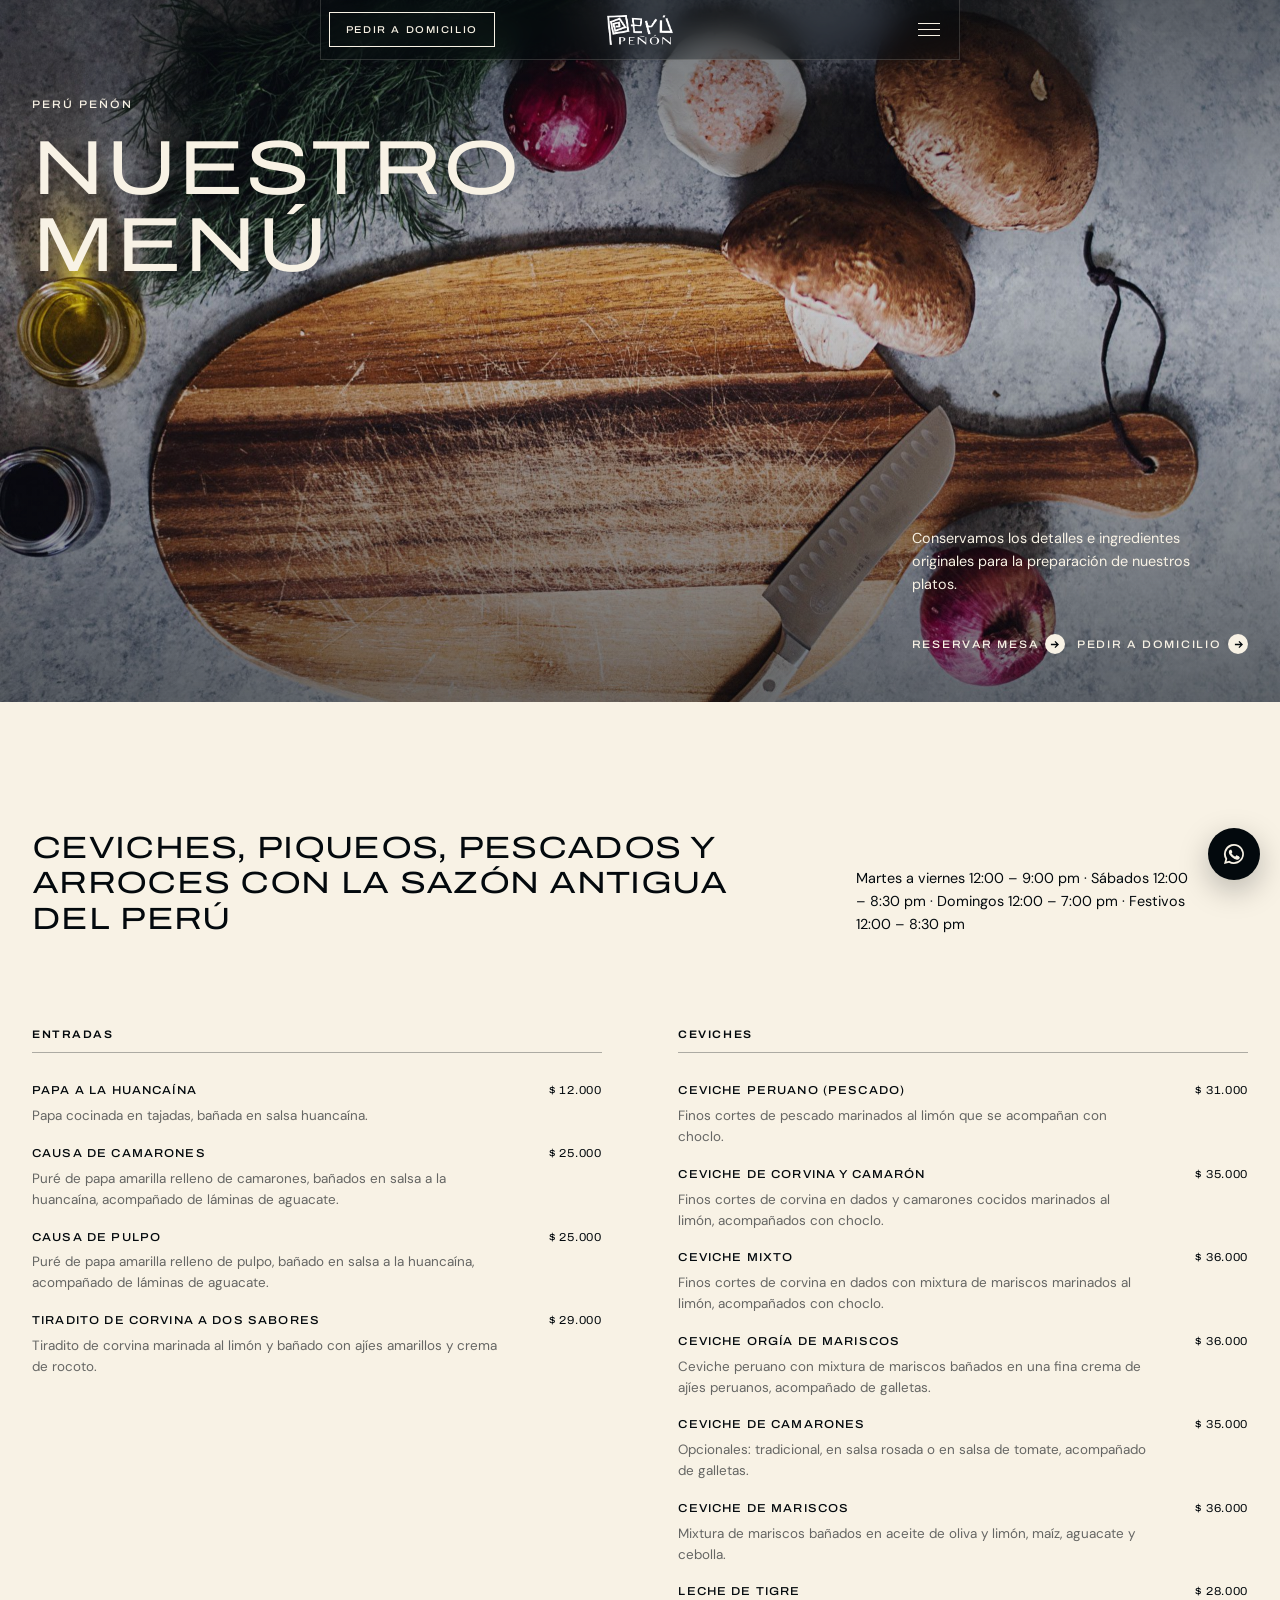
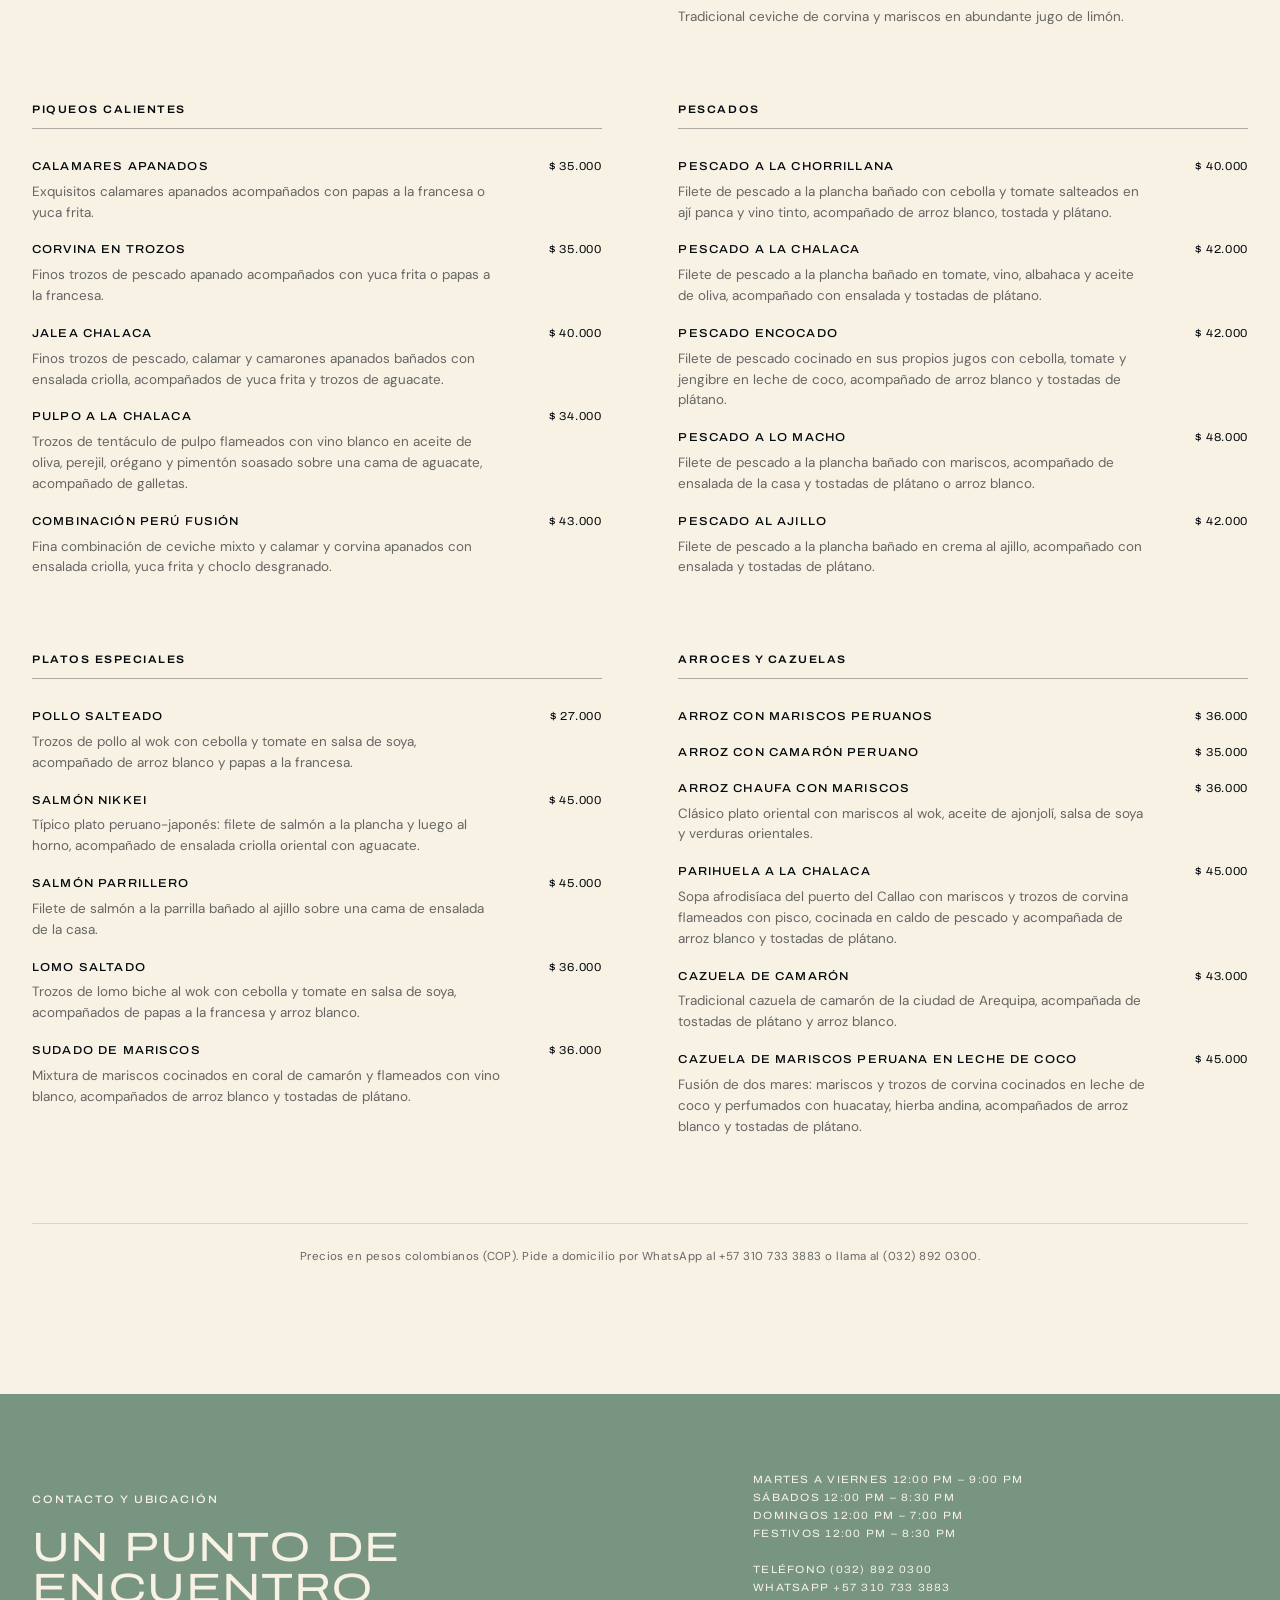
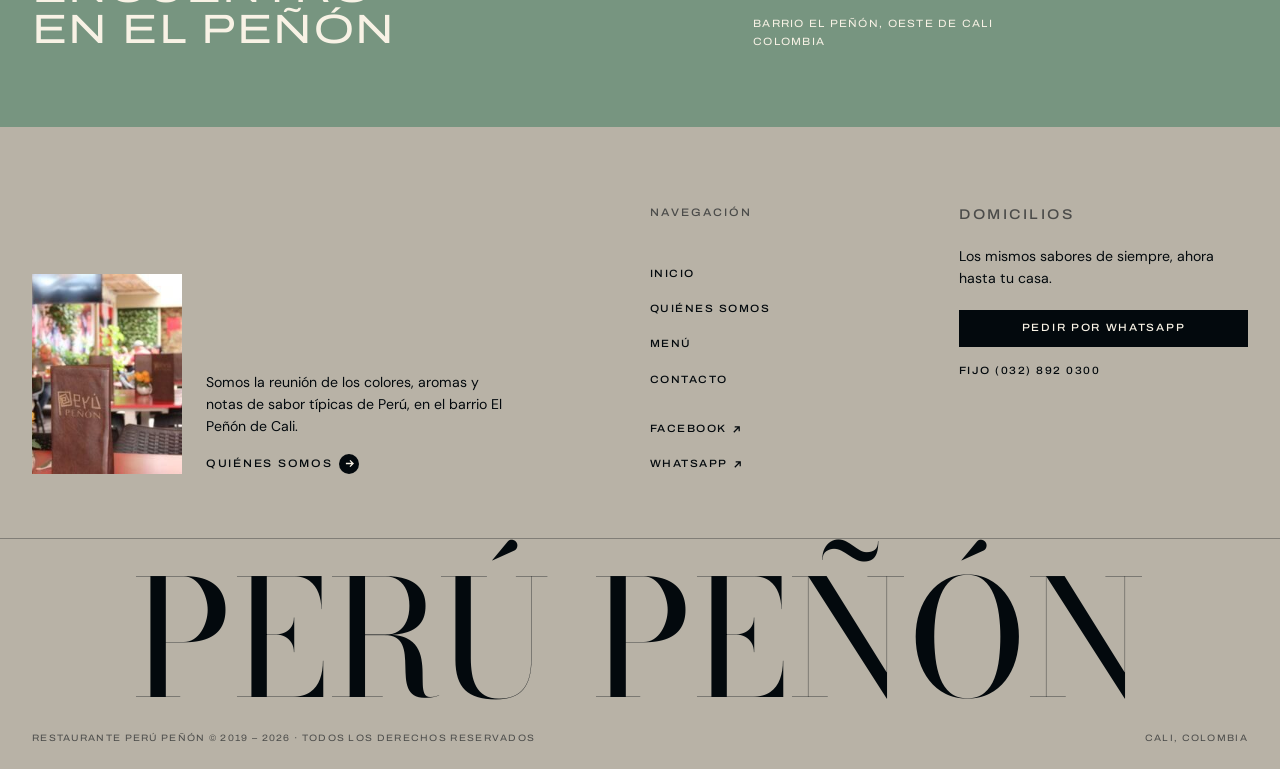
<file: menu.html>
<!DOCTYPE html>
<html lang="es">
<head>
  <meta charset="UTF-8">
  <meta name="viewport" content="width=device-width, initial-scale=1">
  <title>Menú · Perú Peñón</title>
  <meta name="description" content="Entradas, ceviches, piqueos calientes, pescados, platos especiales y arroces. Conservamos los detalles e ingredientes originales de la cocina peruana.">
  <link rel="icon" type="image/png" href="img/favicon.png">
  <link rel="preconnect" href="https://fonts.googleapis.com">
  <link rel="preconnect" href="https://fonts.gstatic.com" crossorigin>
  <link href="https://fonts.googleapis.com/css2?family=Archivo:wdth,wght@110,400;110,500;125,400;125,500&family=Bodoni+Moda:wght@400&family=DM+Sans:wght@300;400;500&display=swap" rel="stylesheet">
  <link rel="stylesheet" href="css/style.css">
  <meta property="og:title" content="Menú · Perú Peñón">
  <meta property="og:description" content="Entradas, ceviches, piqueos calientes, pescados, platos especiales y arroces. Conservamos los detalles e ingredientes originales de la cocina peruana.">
  <meta property="og:image" content="img/hero-restaurante-m.jpg">
</head>
<body class="page-menu">
  <header class="header">
    <div class="header__bar">
      <a class="btn-outline header__cta" href="https://wa.me/573107333883?text=Hola..Me%20gustar%C3%ADa%20empezar%20mi%20pedido!%C2%BFme%20puedes%20dar%20detalles%20del%20men%C3%BA%3F" target="_blank" rel="noopener"><span class="full">Pedir a domicilio</span><span class="short">Pedir</span></a>
      <a class="header__logo" href="index.html" aria-label="Perú Peñón, inicio">
        <img class="light" src="img/logo-blanco.png" alt="Perú Peñón" width="215" height="98">
        <img class="dark" src="img/logo-negro.png" alt="" width="215" height="98">
      </a>
      <button class="header__burger" aria-label="Abrir menú" aria-expanded="false" aria-controls="nav"><span></span></button>
    </div>
  </header>
  <div class="nav__scrim"></div>
  <nav class="nav" id="nav" aria-label="Principal">
    <div class="nav__panel">
      <div class="nav__links">
        <a href="index.html">Inicio</a>
        <a href="quienes-somos.html">Quiénes somos</a>
        <a href="menu.html">Menú</a>
        <a href="contacto.html">Contacto</a>
      </div>
      <div class="nav__ext">
        <a class="arrow-link ext" href="https://www.facebook.com/restauranteperupenon" target="_blank" rel="noopener">Facebook <span class="ic"><svg viewBox="0 0 10 10" fill="none" stroke-width="1.4"><path d="M2 8 8 2M3 2h5v5"/></svg></span></a>
        <a class="arrow-link ext" href="https://wa.me/573107333883?text=Hola..Me%20gustar%C3%ADa%20empezar%20mi%20pedido!%C2%BFme%20puedes%20dar%20detalles%20del%20men%C3%BA%3F" target="_blank" rel="noopener">WhatsApp <span class="ic"><svg viewBox="0 0 10 10" fill="none" stroke-width="1.4"><path d="M2 8 8 2M3 2h5v5"/></svg></span></a>
      </div>
      <div class="nav__media">
        <img src="img/mesa-platos-m.jpg" alt="Platos de Perú Peñón servidos en la mesa">
        <div class="cap"><span class="label">Comida peruana</span><img src="img/logo-blanco.png" alt=""><span class="label">El Peñón · Cali</span></div>
      </div>
    </div>
  </nav>

  <main>
    <section class="hero hero--short">
      <div class="hero__media">
        <img src="img/tabla-ingredientes.jpg" alt="Tabla de madera con ingredientes frescos" fetchpriority="high">
      </div>
      <p class="label hero__label reveal">Perú Peñón</p>
      <h1 class="hero__title reveal reveal-d1">Nuestro menú</h1>
      <div class="hero__foot reveal reveal-d2">
        <div>
          <p class="lede">Conservamos los detalles e ingredientes originales para la preparación de nuestros platos.</p>
          <div class="hero__actions">
            <a class="arrow-link on-dark" href="https://wa.me/573107333883?text=Hola..Me%20gustar%C3%ADa%20empezar%20mi%20pedido!%C2%BFme%20puedes%20dar%20detalles%20del%20men%C3%BA%3F" target="_blank" rel="noopener">Reservar mesa <span class="ic"><svg viewBox="0 0 10 10" fill="none" stroke-width="1.4"><path d="M1 5h8M5.5 1.5 9 5l-3.5 3.5"/></svg></span></a>
            <a class="arrow-link on-dark" href="https://wa.me/573107333883?text=Hola..Me%20gustar%C3%ADa%20empezar%20mi%20pedido!%C2%BFme%20puedes%20dar%20detalles%20del%20men%C3%BA%3F" target="_blank" rel="noopener">Pedir a domicilio <span class="ic"><svg viewBox="0 0 10 10" fill="none" stroke-width="1.4"><path d="M1 5h8M5.5 1.5 9 5l-3.5 3.5"/></svg></span></a>
          </div>
        </div>
      </div>
    </section>

    <section class="menu-page on-cream">
      <div class="menu-page__intro">
        <h2 class="reveal">Ceviches, piqueos, pescados y arroces con la sazón antigua del Perú</h2>
        <p class="lede reveal reveal-d1">Martes a viernes 12:00 – 9:00 pm · Sábados 12:00 – 8:30 pm · Domingos 12:00 – 7:00 pm · Festivos 12:00 – 8:30 pm</p>
      </div>
      <div class="menu-cats">
        <div class="menu-cat reveal">
          <h3 class="label menu-cat__title">Entradas</h3>
          <div class="menu-item"><span class="menu-item__name">Papa a la huancaína</span><span class="menu-item__price">$ 12.000</span><p class="menu-item__desc">Papa cocinada en tajadas, bañada en salsa huancaína.</p></div>
          <div class="menu-item"><span class="menu-item__name">Causa de camarones</span><span class="menu-item__price">$ 25.000</span><p class="menu-item__desc">Puré de papa amarilla relleno de camarones, bañados en salsa a la huancaína, acompañado de láminas de aguacate.</p></div>
          <div class="menu-item"><span class="menu-item__name">Causa de pulpo</span><span class="menu-item__price">$ 25.000</span><p class="menu-item__desc">Puré de papa amarilla relleno de pulpo, bañado en salsa a la huancaína, acompañado de láminas de aguacate.</p></div>
          <div class="menu-item"><span class="menu-item__name">Tiradito de corvina a dos sabores</span><span class="menu-item__price">$ 29.000</span><p class="menu-item__desc">Tiradito de corvina marinada al limón y bañado con ajíes amarillos y crema de rocoto.</p></div>
        </div>
        <div class="menu-cat reveal">
          <h3 class="label menu-cat__title">Ceviches</h3>
          <div class="menu-item"><span class="menu-item__name">Ceviche peruano (pescado)</span><span class="menu-item__price">$ 31.000</span><p class="menu-item__desc">Finos cortes de pescado marinados al limón que se acompañan con choclo.</p></div>
          <div class="menu-item"><span class="menu-item__name">Ceviche de corvina y camarón</span><span class="menu-item__price">$ 35.000</span><p class="menu-item__desc">Finos cortes de corvina en dados y camarones cocidos marinados al limón, acompañados con choclo.</p></div>
          <div class="menu-item"><span class="menu-item__name">Ceviche mixto</span><span class="menu-item__price">$ 36.000</span><p class="menu-item__desc">Finos cortes de corvina en dados con mixtura de mariscos marinados al limón, acompañados con choclo.</p></div>
          <div class="menu-item"><span class="menu-item__name">Ceviche orgía de mariscos</span><span class="menu-item__price">$ 36.000</span><p class="menu-item__desc">Ceviche peruano con mixtura de mariscos bañados en una fina crema de ajíes peruanos, acompañado de galletas.</p></div>
          <div class="menu-item"><span class="menu-item__name">Ceviche de camarones</span><span class="menu-item__price">$ 35.000</span><p class="menu-item__desc">Opcionales: tradicional, en salsa rosada o en salsa de tomate, acompañado de galletas.</p></div>
          <div class="menu-item"><span class="menu-item__name">Ceviche de mariscos</span><span class="menu-item__price">$ 36.000</span><p class="menu-item__desc">Mixtura de mariscos bañados en aceite de oliva y limón, maíz, aguacate y cebolla.</p></div>
          <div class="menu-item"><span class="menu-item__name">Leche de tigre</span><span class="menu-item__price">$ 28.000</span><p class="menu-item__desc">Tradicional ceviche de corvina y mariscos en abundante jugo de limón.</p></div>
        </div>
        <div class="menu-cat reveal">
          <h3 class="label menu-cat__title">Piqueos calientes</h3>
          <div class="menu-item"><span class="menu-item__name">Calamares apanados</span><span class="menu-item__price">$ 35.000</span><p class="menu-item__desc">Exquisitos calamares apanados acompañados con papas a la francesa o yuca frita.</p></div>
          <div class="menu-item"><span class="menu-item__name">Corvina en trozos</span><span class="menu-item__price">$ 35.000</span><p class="menu-item__desc">Finos trozos de pescado apanado acompañados con yuca frita o papas a la francesa.</p></div>
          <div class="menu-item"><span class="menu-item__name">Jalea chalaca</span><span class="menu-item__price">$ 40.000</span><p class="menu-item__desc">Finos trozos de pescado, calamar y camarones apanados bañados con ensalada criolla, acompañados de yuca frita y trozos de aguacate.</p></div>
          <div class="menu-item"><span class="menu-item__name">Pulpo a la chalaca</span><span class="menu-item__price">$ 34.000</span><p class="menu-item__desc">Trozos de tentáculo de pulpo flameados con vino blanco en aceite de oliva, perejil, orégano y pimentón soasado sobre una cama de aguacate, acompañado de galletas.</p></div>
          <div class="menu-item"><span class="menu-item__name">Combinación Perú fusión</span><span class="menu-item__price">$ 43.000</span><p class="menu-item__desc">Fina combinación de ceviche mixto y calamar y corvina apanados con ensalada criolla, yuca frita y choclo desgranado.</p></div>
        </div>
        <div class="menu-cat reveal">
          <h3 class="label menu-cat__title">Pescados</h3>
          <div class="menu-item"><span class="menu-item__name">Pescado a la chorrillana</span><span class="menu-item__price">$ 40.000</span><p class="menu-item__desc">Filete de pescado a la plancha bañado con cebolla y tomate salteados en ají panca y vino tinto, acompañado de arroz blanco, tostada y plátano.</p></div>
          <div class="menu-item"><span class="menu-item__name">Pescado a la chalaca</span><span class="menu-item__price">$ 42.000</span><p class="menu-item__desc">Filete de pescado a la plancha bañado en tomate, vino, albahaca y aceite de oliva, acompañado con ensalada y tostadas de plátano.</p></div>
          <div class="menu-item"><span class="menu-item__name">Pescado encocado</span><span class="menu-item__price">$ 42.000</span><p class="menu-item__desc">Filete de pescado cocinado en sus propios jugos con cebolla, tomate y jengibre en leche de coco, acompañado de arroz blanco y tostadas de plátano.</p></div>
          <div class="menu-item"><span class="menu-item__name">Pescado a lo macho</span><span class="menu-item__price">$ 48.000</span><p class="menu-item__desc">Filete de pescado a la plancha bañado con mariscos, acompañado de ensalada de la casa y tostadas de plátano o arroz blanco.</p></div>
          <div class="menu-item"><span class="menu-item__name">Pescado al ajillo</span><span class="menu-item__price">$ 42.000</span><p class="menu-item__desc">Filete de pescado a la plancha bañado en crema al ajillo, acompañado con ensalada y tostadas de plátano.</p></div>
        </div>
        <div class="menu-cat reveal">
          <h3 class="label menu-cat__title">Platos especiales</h3>
          <div class="menu-item"><span class="menu-item__name">Pollo salteado</span><span class="menu-item__price">$ 27.000</span><p class="menu-item__desc">Trozos de pollo al wok con cebolla y tomate en salsa de soya, acompañado de arroz blanco y papas a la francesa.</p></div>
          <div class="menu-item"><span class="menu-item__name">Salmón nikkei</span><span class="menu-item__price">$ 45.000</span><p class="menu-item__desc">Típico plato peruano-japonés: filete de salmón a la plancha y luego al horno, acompañado de ensalada criolla oriental con aguacate.</p></div>
          <div class="menu-item"><span class="menu-item__name">Salmón parrillero</span><span class="menu-item__price">$ 45.000</span><p class="menu-item__desc">Filete de salmón a la parrilla bañado al ajillo sobre una cama de ensalada de la casa.</p></div>
          <div class="menu-item"><span class="menu-item__name">Lomo saltado</span><span class="menu-item__price">$ 36.000</span><p class="menu-item__desc">Trozos de lomo biche al wok con cebolla y tomate en salsa de soya, acompañados de papas a la francesa y arroz blanco.</p></div>
          <div class="menu-item"><span class="menu-item__name">Sudado de mariscos</span><span class="menu-item__price">$ 36.000</span><p class="menu-item__desc">Mixtura de mariscos cocinados en coral de camarón y flameados con vino blanco, acompañados de arroz blanco y tostadas de plátano.</p></div>
        </div>
        <div class="menu-cat reveal">
          <h3 class="label menu-cat__title">Arroces y cazuelas</h3>
          <div class="menu-item"><span class="menu-item__name">Arroz con mariscos peruanos</span><span class="menu-item__price">$ 36.000</span></div>
          <div class="menu-item"><span class="menu-item__name">Arroz con camarón peruano</span><span class="menu-item__price">$ 35.000</span></div>
          <div class="menu-item"><span class="menu-item__name">Arroz chaufa con mariscos</span><span class="menu-item__price">$ 36.000</span><p class="menu-item__desc">Clásico plato oriental con mariscos al wok, aceite de ajonjolí, salsa de soya y verduras orientales.</p></div>
          <div class="menu-item"><span class="menu-item__name">Parihuela a la chalaca</span><span class="menu-item__price">$ 45.000</span><p class="menu-item__desc">Sopa afrodisíaca del puerto del Callao con mariscos y trozos de corvina flameados con pisco, cocinada en caldo de pescado y acompañada de arroz blanco y tostadas de plátano.</p></div>
          <div class="menu-item"><span class="menu-item__name">Cazuela de camarón</span><span class="menu-item__price">$ 43.000</span><p class="menu-item__desc">Tradicional cazuela de camarón de la ciudad de Arequipa, acompañada de tostadas de plátano y arroz blanco.</p></div>
          <div class="menu-item"><span class="menu-item__name">Cazuela de mariscos peruana en leche de coco</span><span class="menu-item__price">$ 45.000</span><p class="menu-item__desc">Fusión de dos mares: mariscos y trozos de corvina cocinados en leche de coco y perfumados con huacatay, hierba andina, acompañados de arroz blanco y tostadas de plátano.</p></div>
        </div>
      </div>
      <p class="menu-note">Precios en pesos colombianos (COP). Pide a domicilio por WhatsApp al +57 310 733 3883 o llama al (032) 892 0300.</p>
    </section>
  </main>
  <section class="contact-band">
    <div class="grid">
      <div class="contact-band__title reveal">
        <p class="label">Contacto y ubicación</p>
        <h2>Un punto de encuentro en El Peñón</h2>
      </div>
      <div class="contact-band__info reveal reveal-d1">
        <p>Martes a viernes 12:00 pm – 9:00 pm<br>Sábados 12:00 pm – 8:30 pm<br>Domingos 12:00 pm – 7:00 pm<br>Festivos 12:00 pm – 8:30 pm</p>
        <p>Teléfono <a href="tel:+576028920300">(032) 892 0300</a><br>WhatsApp <a href="https://wa.me/573107333883?text=Hola..Me%20gustar%C3%ADa%20empezar%20mi%20pedido!%C2%BFme%20puedes%20dar%20detalles%20del%20men%C3%BA%3F" target="_blank" rel="noopener">+57 310 733 3883</a></p>
        <p>Barrio El Peñón, oeste de Cali<br>Colombia</p>
      </div>
    </div>
  </section>
  <footer class="footer">
    <div class="footer__top">
      <div class="footer__brand reveal">
        <img src="img/salon-menu.jpg" alt="Salón de Perú Peñón con las cartas sobre la mesa">
        <div>
          <p>Somos la reunión de los colores, aromas y notas de sabor típicas de Perú, en el barrio El Peñón de Cali.</p>
          <a class="arrow-link on-light" href="quienes-somos.html">Quiénes somos <span class="ic"><svg viewBox="0 0 10 10" fill="none" stroke-width="1.4"><path d="M1 5h8M5.5 1.5 9 5l-3.5 3.5"/></svg></span></a>
        </div>
      </div>
      <div class="footer__nav reveal reveal-d1">
        <p class="label footer__col-title">Navegación</p>
        <ul>
          <li><a href="index.html">Inicio</a></li>
          <li><a href="quienes-somos.html">Quiénes somos</a></li>
          <li><a href="menu.html">Menú</a></li>
          <li><a href="contacto.html">Contacto</a></li>
        </ul>
        <ul>
          <li><a href="https://www.facebook.com/restauranteperupenon" target="_blank" rel="noopener">Facebook <svg viewBox="0 0 10 10" fill="none" stroke="currentColor" stroke-width="1.4"><path d="M2 8 8 2M3 2h5v5"/></svg></a></li>
          <li><a href="https://wa.me/573107333883?text=Hola..Me%20gustar%C3%ADa%20empezar%20mi%20pedido!%C2%BFme%20puedes%20dar%20detalles%20del%20men%C3%BA%3F" target="_blank" rel="noopener">WhatsApp <svg viewBox="0 0 10 10" fill="none" stroke="currentColor" stroke-width="1.4"><path d="M2 8 8 2M3 2h5v5"/></svg></a></li>
        </ul>
      </div>
      <div class="footer__order reveal reveal-d2">
        <p class="label footer__col-title">Domicilios</p>
        <p>Los mismos sabores de siempre, ahora hasta tu casa.</p>
        <a class="btn-solid" href="https://wa.me/573107333883?text=Hola..Me%20gustar%C3%ADa%20empezar%20mi%20pedido!%C2%BFme%20puedes%20dar%20detalles%20del%20men%C3%BA%3F" target="_blank" rel="noopener">Pedir por WhatsApp</a>
        <a class="tel" href="tel:+576028920300">Fijo (032) 892 0300</a>
      </div>
    </div>
    <div class="footer__wordmark" aria-hidden="true">Perú Peñón</div>
    <div class="footer__legal">
      <span>Restaurante Perú Peñón © 2019 – 2026 · Todos los derechos reservados</span>
      <span>Cali, Colombia</span>
    </div>
  </footer>
  <a class="wa-float" href="https://wa.me/573107333883?text=Hola..Me%20gustar%C3%ADa%20empezar%20mi%20pedido!%C2%BFme%20puedes%20dar%20detalles%20del%20men%C3%BA%3F" target="_blank" rel="noopener" aria-label="Escríbenos por WhatsApp"><svg viewBox="0 0 24 24" fill="currentColor"><path d="M12 2a10 10 0 0 0-8.6 15.1L2 22l5-1.3A10 10 0 1 0 12 2zm0 18.2a8.2 8.2 0 0 1-4.2-1.2l-.3-.2-3 .8.8-2.9-.2-.3A8.2 8.2 0 1 1 12 20.2zm4.5-6.1c-.2-.1-1.5-.7-1.7-.8s-.4-.1-.6.1-.6.8-.8 1-.3.2-.5.1a6.7 6.7 0 0 1-3.3-2.9c-.3-.4.2-.4.7-1.3.1-.2 0-.3 0-.4l-.8-1.8c-.2-.5-.4-.4-.6-.4h-.5a1 1 0 0 0-.7.3 3 3 0 0 0-.9 2.2 5.2 5.2 0 0 0 1.1 2.8 12 12 0 0 0 4.6 4c1.7.7 2.4.8 3.2.7a2.8 2.8 0 0 0 1.8-1.3 2.2 2.2 0 0 0 .2-1.3c-.1-.1-.3-.2-.5-.3z"/></svg></a>
  <script src="js/main.js"></script>
</body>
</html>
</file>
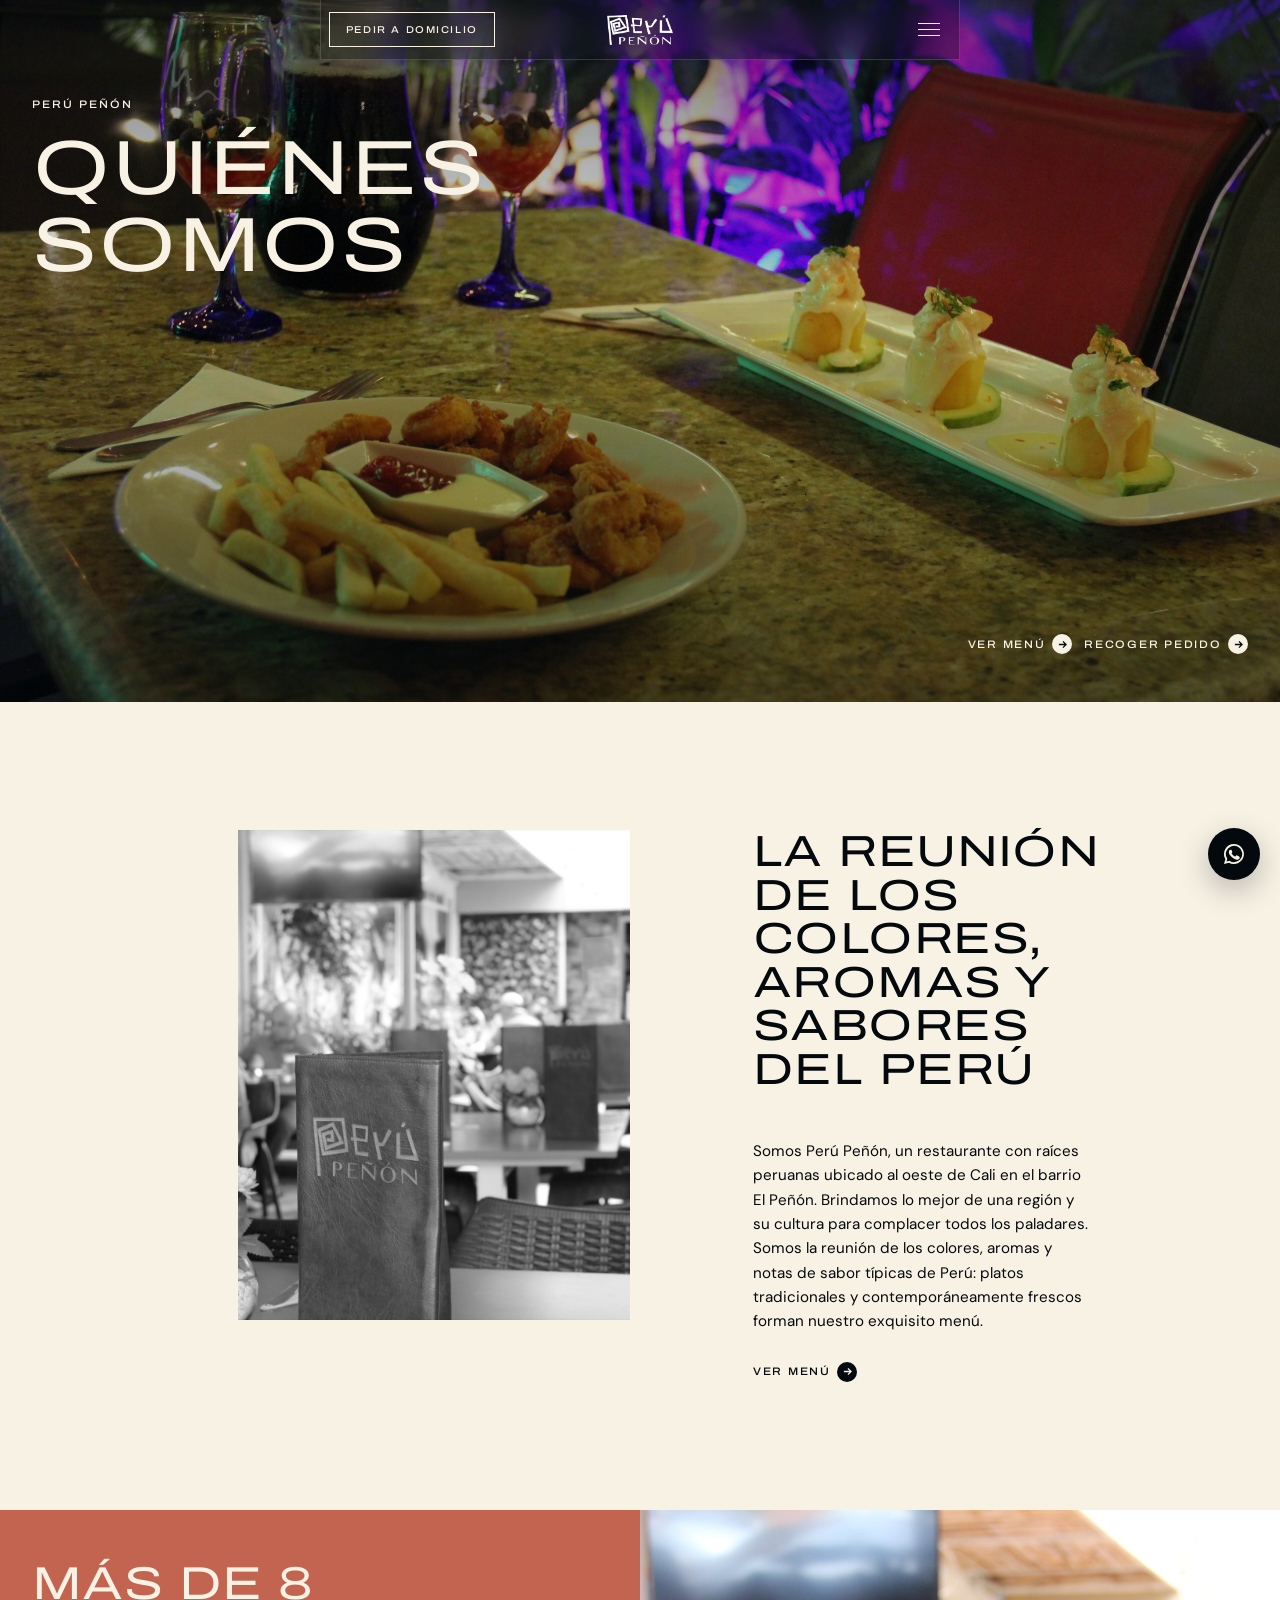
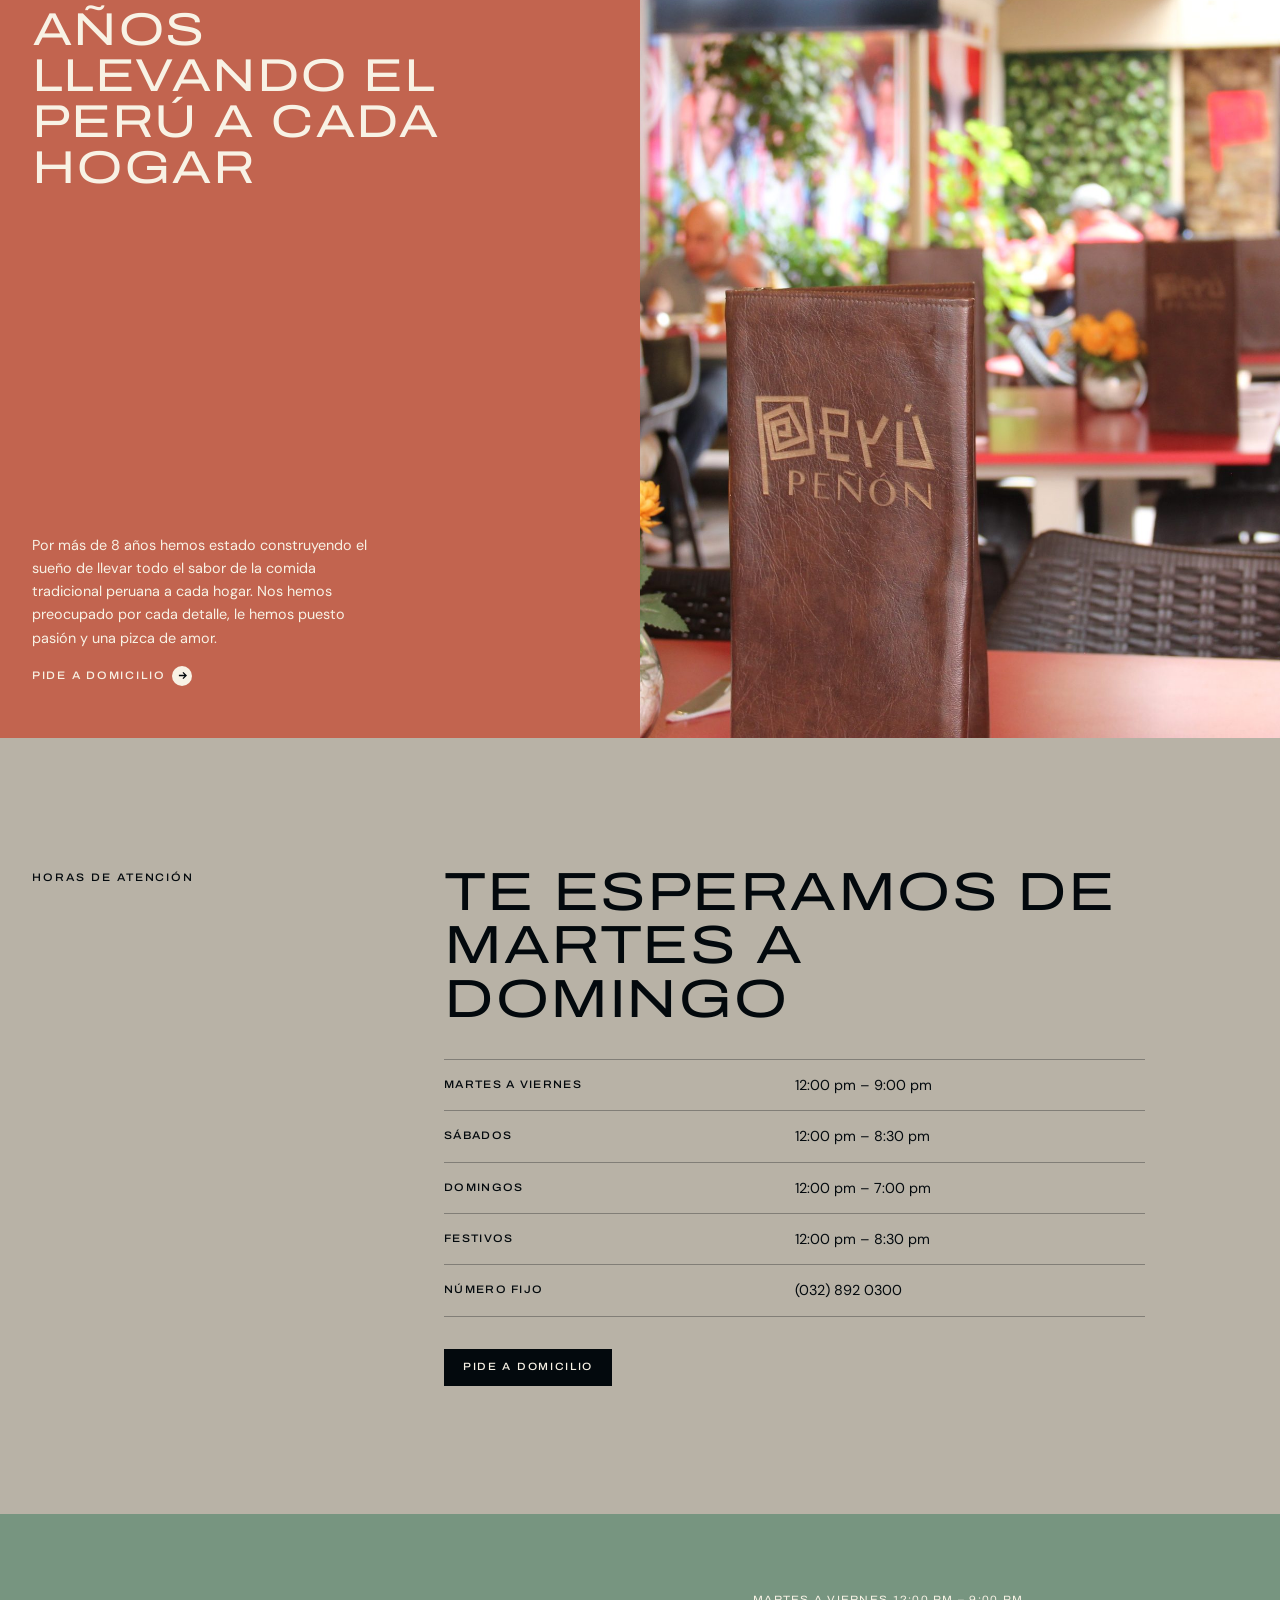
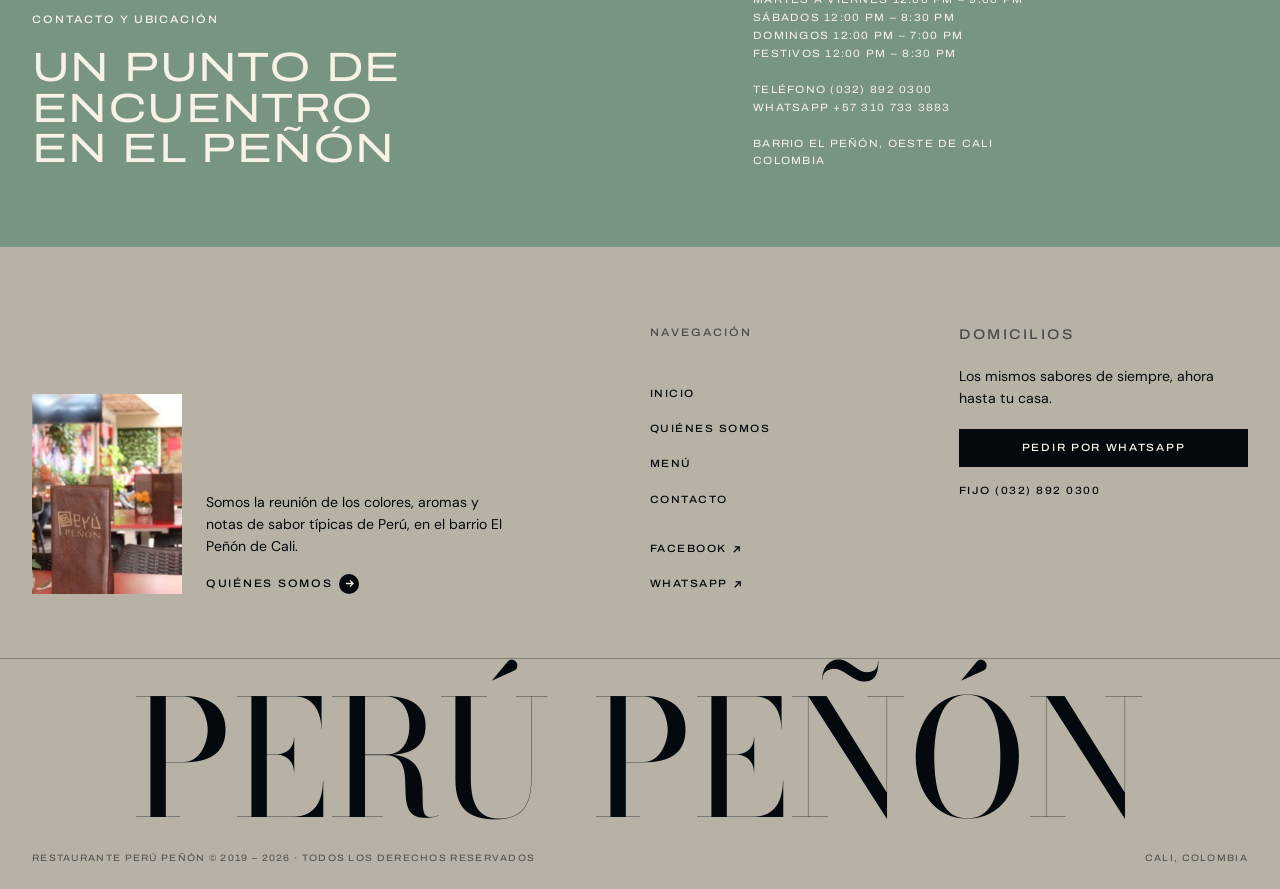
<file: quienes-somos.html>
<!DOCTYPE html>
<html lang="es">
<head>
  <meta charset="UTF-8">
  <meta name="viewport" content="width=device-width, initial-scale=1">
  <title>Quiénes somos · Perú Peñón</title>
  <meta name="description" content="Perú Peñón es un restaurante con raíces peruanas ubicado al oeste de Cali, en el barrio El Peñón.">
  <link rel="icon" type="image/png" href="img/favicon.png">
  <link rel="preconnect" href="https://fonts.googleapis.com">
  <link rel="preconnect" href="https://fonts.gstatic.com" crossorigin>
  <link href="https://fonts.googleapis.com/css2?family=Archivo:wdth,wght@110,400;110,500;125,400;125,500&family=Bodoni+Moda:wght@400&family=DM+Sans:wght@300;400;500&display=swap" rel="stylesheet">
  <link rel="stylesheet" href="css/style.css">
  <meta property="og:title" content="Quiénes somos · Perú Peñón">
  <meta property="og:description" content="Perú Peñón es un restaurante con raíces peruanas ubicado al oeste de Cali, en el barrio El Peñón.">
  <meta property="og:image" content="img/hero-restaurante-m.jpg">
</head>
<body class="page-quienes">
  <header class="header">
    <div class="header__bar">
      <a class="btn-outline header__cta" href="https://wa.me/573107333883?text=Hola..Me%20gustar%C3%ADa%20empezar%20mi%20pedido!%C2%BFme%20puedes%20dar%20detalles%20del%20men%C3%BA%3F" target="_blank" rel="noopener"><span class="full">Pedir a domicilio</span><span class="short">Pedir</span></a>
      <a class="header__logo" href="index.html" aria-label="Perú Peñón, inicio">
        <img class="light" src="img/logo-blanco.png" alt="Perú Peñón" width="215" height="98">
        <img class="dark" src="img/logo-negro.png" alt="" width="215" height="98">
      </a>
      <button class="header__burger" aria-label="Abrir menú" aria-expanded="false" aria-controls="nav"><span></span></button>
    </div>
  </header>
  <div class="nav__scrim"></div>
  <nav class="nav" id="nav" aria-label="Principal">
    <div class="nav__panel">
      <div class="nav__links">
        <a href="index.html">Inicio</a>
        <a href="quienes-somos.html">Quiénes somos</a>
        <a href="menu.html">Menú</a>
        <a href="contacto.html">Contacto</a>
      </div>
      <div class="nav__ext">
        <a class="arrow-link ext" href="https://www.facebook.com/restauranteperupenon" target="_blank" rel="noopener">Facebook <span class="ic"><svg viewBox="0 0 10 10" fill="none" stroke-width="1.4"><path d="M2 8 8 2M3 2h5v5"/></svg></span></a>
        <a class="arrow-link ext" href="https://wa.me/573107333883?text=Hola..Me%20gustar%C3%ADa%20empezar%20mi%20pedido!%C2%BFme%20puedes%20dar%20detalles%20del%20men%C3%BA%3F" target="_blank" rel="noopener">WhatsApp <span class="ic"><svg viewBox="0 0 10 10" fill="none" stroke-width="1.4"><path d="M2 8 8 2M3 2h5v5"/></svg></span></a>
      </div>
      <div class="nav__media">
        <img src="img/mesa-platos-m.jpg" alt="Platos de Perú Peñón servidos en la mesa">
        <div class="cap"><span class="label">Comida peruana</span><img src="img/logo-blanco.png" alt=""><span class="label">El Peñón · Cali</span></div>
      </div>
    </div>
  </nav>

  <main>
    <section class="hero hero--short">
      <div class="hero__media">
        <picture>
          <source media="(max-width: 767px)" srcset="img/mesa-platos-m.jpg">
          <img src="img/mesa-platos.jpg" alt="Mesa servida en Perú Peñón" fetchpriority="high">
        </picture>
      </div>
      <p class="label hero__label reveal">Perú Peñón</p>
      <h1 class="hero__title reveal reveal-d1">Quiénes somos</h1>
      <div class="hero__foot reveal reveal-d2">
        <div class="hero__actions">
          <a class="arrow-link on-dark" href="menu.html">Ver menú <span class="ic"><svg viewBox="0 0 10 10" fill="none" stroke-width="1.4"><path d="M1 5h8M5.5 1.5 9 5l-3.5 3.5"/></svg></span></a>
          <a class="arrow-link on-dark" href="https://wa.me/573107333883?text=Hola..Me%20gustar%C3%ADa%20empezar%20mi%20pedido!%C2%BFme%20puedes%20dar%20detalles%20del%20men%C3%BA%3F" target="_blank" rel="noopener">Recoger pedido <span class="ic"><svg viewBox="0 0 10 10" fill="none" stroke-width="1.4"><path d="M1 5h8M5.5 1.5 9 5l-3.5 3.5"/></svg></span></a>
        </div>
      </div>
    </section>

    <section class="about on-cream">
      <div class="grid">
        <p class="label about__label reveal">Nuestra historia</p>
        <div class="about__media reveal reveal-d1"><img src="img/salon-bn.jpg" alt="Cartas de Perú Peñón sobre la mesa" loading="lazy"></div>
        <div class="about__body">
          <h2 class="reveal">La reunión de los colores, aromas y sabores del Perú</h2>
          <p class="lede reveal reveal-d1">Somos Perú Peñón, un restaurante con raíces peruanas ubicado al oeste de Cali en el barrio El Peñón. Brindamos lo mejor de una región y su cultura para complacer todos los paladares. Somos la reunión de los colores, aromas y notas de sabor típicas de Perú: platos tradicionales y contemporáneamente frescos forman nuestro exquisito menú.</p>
          <a class="arrow-link on-light reveal reveal-d2" href="menu.html">Ver menú <span class="ic"><svg viewBox="0 0 10 10" fill="none" stroke-width="1.4"><path d="M1 5h8M5.5 1.5 9 5l-3.5 3.5"/></svg></span></a>
        </div>
      </div>
    </section>

    <section class="split split--reverse">
      <div class="split__media"><img src="img/hero-restaurante.jpg" alt="Salón del restaurante" loading="lazy"></div>
      <div class="split__panel">
        <h2 class="reveal">Más de 8 años llevando el Perú a cada hogar</h2>
        <div class="split__foot reveal reveal-d1">
          <p class="lede">Por más de 8 años hemos estado construyendo el sueño de llevar todo el sabor de la comida tradicional peruana a cada hogar. Nos hemos preocupado por cada detalle, le hemos puesto pasión y una pizca de amor.</p>
          <a class="arrow-link on-dark" href="https://wa.me/573107333883?text=Hola..Me%20gustar%C3%ADa%20empezar%20mi%20pedido!%C2%BFme%20puedes%20dar%20detalles%20del%20men%C3%BA%3F" target="_blank" rel="noopener">Pide a domicilio <span class="ic"><svg viewBox="0 0 10 10" fill="none" stroke-width="1.4"><path d="M1 5h8M5.5 1.5 9 5l-3.5 3.5"/></svg></span></a>
        </div>
      </div>
    </section>

    <section class="hours-block on-sand">
      <div class="grid">
        <p class="label hours-block__label reveal">Horas de atención</p>
        <div class="hours-block__body">
          <h2 class="reveal">Te esperamos de martes a domingo</h2>
          <ul class="hours-list reveal reveal-d1">
            <li><span>Martes a viernes</span><span>12:00 pm – 9:00 pm</span></li>
            <li><span>Sábados</span><span>12:00 pm – 8:30 pm</span></li>
            <li><span>Domingos</span><span>12:00 pm – 7:00 pm</span></li>
            <li><span>Festivos</span><span>12:00 pm – 8:30 pm</span></li>
            <li><span>Número fijo</span><span><a href="tel:+576028920300">(032) 892 0300</a></span></li>
          </ul>
          <a class="btn-solid reveal reveal-d2" href="https://wa.me/573107333883?text=Hola..Me%20gustar%C3%ADa%20empezar%20mi%20pedido!%C2%BFme%20puedes%20dar%20detalles%20del%20men%C3%BA%3F" target="_blank" rel="noopener">Pide a domicilio</a>
        </div>
      </div>
    </section>
  </main>
  <section class="contact-band">
    <div class="grid">
      <div class="contact-band__title reveal">
        <p class="label">Contacto y ubicación</p>
        <h2>Un punto de encuentro en El Peñón</h2>
      </div>
      <div class="contact-band__info reveal reveal-d1">
        <p>Martes a viernes 12:00 pm – 9:00 pm<br>Sábados 12:00 pm – 8:30 pm<br>Domingos 12:00 pm – 7:00 pm<br>Festivos 12:00 pm – 8:30 pm</p>
        <p>Teléfono <a href="tel:+576028920300">(032) 892 0300</a><br>WhatsApp <a href="https://wa.me/573107333883?text=Hola..Me%20gustar%C3%ADa%20empezar%20mi%20pedido!%C2%BFme%20puedes%20dar%20detalles%20del%20men%C3%BA%3F" target="_blank" rel="noopener">+57 310 733 3883</a></p>
        <p>Barrio El Peñón, oeste de Cali<br>Colombia</p>
      </div>
    </div>
  </section>
  <footer class="footer">
    <div class="footer__top">
      <div class="footer__brand reveal">
        <img src="img/salon-menu.jpg" alt="Salón de Perú Peñón con las cartas sobre la mesa">
        <div>
          <p>Somos la reunión de los colores, aromas y notas de sabor típicas de Perú, en el barrio El Peñón de Cali.</p>
          <a class="arrow-link on-light" href="quienes-somos.html">Quiénes somos <span class="ic"><svg viewBox="0 0 10 10" fill="none" stroke-width="1.4"><path d="M1 5h8M5.5 1.5 9 5l-3.5 3.5"/></svg></span></a>
        </div>
      </div>
      <div class="footer__nav reveal reveal-d1">
        <p class="label footer__col-title">Navegación</p>
        <ul>
          <li><a href="index.html">Inicio</a></li>
          <li><a href="quienes-somos.html">Quiénes somos</a></li>
          <li><a href="menu.html">Menú</a></li>
          <li><a href="contacto.html">Contacto</a></li>
        </ul>
        <ul>
          <li><a href="https://www.facebook.com/restauranteperupenon" target="_blank" rel="noopener">Facebook <svg viewBox="0 0 10 10" fill="none" stroke="currentColor" stroke-width="1.4"><path d="M2 8 8 2M3 2h5v5"/></svg></a></li>
          <li><a href="https://wa.me/573107333883?text=Hola..Me%20gustar%C3%ADa%20empezar%20mi%20pedido!%C2%BFme%20puedes%20dar%20detalles%20del%20men%C3%BA%3F" target="_blank" rel="noopener">WhatsApp <svg viewBox="0 0 10 10" fill="none" stroke="currentColor" stroke-width="1.4"><path d="M2 8 8 2M3 2h5v5"/></svg></a></li>
        </ul>
      </div>
      <div class="footer__order reveal reveal-d2">
        <p class="label footer__col-title">Domicilios</p>
        <p>Los mismos sabores de siempre, ahora hasta tu casa.</p>
        <a class="btn-solid" href="https://wa.me/573107333883?text=Hola..Me%20gustar%C3%ADa%20empezar%20mi%20pedido!%C2%BFme%20puedes%20dar%20detalles%20del%20men%C3%BA%3F" target="_blank" rel="noopener">Pedir por WhatsApp</a>
        <a class="tel" href="tel:+576028920300">Fijo (032) 892 0300</a>
      </div>
    </div>
    <div class="footer__wordmark" aria-hidden="true">Perú Peñón</div>
    <div class="footer__legal">
      <span>Restaurante Perú Peñón © 2019 – 2026 · Todos los derechos reservados</span>
      <span>Cali, Colombia</span>
    </div>
  </footer>
  <a class="wa-float" href="https://wa.me/573107333883?text=Hola..Me%20gustar%C3%ADa%20empezar%20mi%20pedido!%C2%BFme%20puedes%20dar%20detalles%20del%20men%C3%BA%3F" target="_blank" rel="noopener" aria-label="Escríbenos por WhatsApp"><svg viewBox="0 0 24 24" fill="currentColor"><path d="M12 2a10 10 0 0 0-8.6 15.1L2 22l5-1.3A10 10 0 1 0 12 2zm0 18.2a8.2 8.2 0 0 1-4.2-1.2l-.3-.2-3 .8.8-2.9-.2-.3A8.2 8.2 0 1 1 12 20.2zm4.5-6.1c-.2-.1-1.5-.7-1.7-.8s-.4-.1-.6.1-.6.8-.8 1-.3.2-.5.1a6.7 6.7 0 0 1-3.3-2.9c-.3-.4.2-.4.7-1.3.1-.2 0-.3 0-.4l-.8-1.8c-.2-.5-.4-.4-.6-.4h-.5a1 1 0 0 0-.7.3 3 3 0 0 0-.9 2.2 5.2 5.2 0 0 0 1.1 2.8 12 12 0 0 0 4.6 4c1.7.7 2.4.8 3.2.7a2.8 2.8 0 0 0 1.8-1.3 2.2 2.2 0 0 0 .2-1.3c-.1-.1-.3-.2-.5-.3z"/></svg></a>
  <script src="js/main.js"></script>
</body>
</html>
</file>
<file: css/style.css>
/* =========================================================
   Perú Peñón — sistema de diseño
   Paleta y tipografía inspiradas en ballenacabo.com
   ========================================================= */

:root {
  --cream: #F8F2E5;
  --ink: #03090D;
  --terra: #C2644F;
  --sage: #779580;
  --sky: #83A9D0;
  --white: #FFFFFF;
  --stone: #D3CFC5;
  --sand: #B8B2A6;
  --mist: #C3C6BD;
  --ink-60: rgba(3, 9, 13, .6);
  --ink-30: rgba(3, 9, 13, .3);
  --ink-12: rgba(3, 9, 13, .12);
  --cream-30: rgba(248, 242, 229, .3);

  --font-display: 'Archivo', -apple-system, BlinkMacSystemFont, 'Segoe UI', sans-serif;
  --font-body: 'DM Sans', -apple-system, BlinkMacSystemFont, 'Segoe UI', sans-serif;
  --font-serif: 'Bodoni Moda', 'Didot', Georgia, serif;

  --gutter: clamp(16px, 2.5vw, 40px);
  --section: clamp(72px, 10vw, 160px);
  --header-h: 60px;
  --ease: cubic-bezier(.16, 1, .3, 1);
  --t: .5s var(--ease);
}

*, *::before, *::after { box-sizing: border-box; }
html { scroll-behavior: smooth; -webkit-text-size-adjust: 100%; }
body {
  margin: 0;
  background: var(--cream);
  color: var(--ink);
  font-family: var(--font-body);
  font-size: 15px;
  line-height: 1.55;
  -webkit-font-smoothing: antialiased;
  overflow-x: hidden;
}
body.is-locked { overflow: hidden; }
img { display: block; max-width: 100%; height: auto; }
a { color: inherit; text-decoration: none; }
button { font: inherit; color: inherit; background: none; border: 0; cursor: pointer; }
h1, h2, h3, h4 { margin: 0; font-weight: 400; }
p { margin: 0; }
ul { margin: 0; padding: 0; list-style: none; }

/* ---------- tipografía ---------- */
.display, h1, h2, .h2 {
  font-family: var(--font-display);
  font-variation-settings: 'wdth' 125;
  font-stretch: 125%;
  text-transform: uppercase;
  letter-spacing: .01em;
  line-height: 1;
}
h1 { font-size: clamp(2.3rem, 6vw, 5.6rem); }
h2, .h2 { font-size: clamp(1.9rem, 4.2vw, 3.8rem); }
.h3 {
  font-family: var(--font-display);
  font-variation-settings: 'wdth' 125;
  font-stretch: 125%;
  text-transform: uppercase;
  letter-spacing: .06em;
  font-size: clamp(1rem, 1.4vw, 1.25rem);
  line-height: 1.2;
}
.label {
  font-family: var(--font-display);
  font-variation-settings: 'wdth' 110;
  font-stretch: 110%;
  text-transform: uppercase;
  letter-spacing: .18em;
  font-size: .68rem;
  font-weight: 500;
}
.lede { font-size: clamp(.95rem, 1.15vw, 1.1rem); line-height: 1.6; max-width: 34ch; }

/* enlace con flecha en círculo (estilo "EXPLORE MORE →") */
.arrow-link {
  display: inline-flex;
  align-items: center;
  gap: .6em;
  font-family: var(--font-display);
  font-variation-settings: 'wdth' 110;
  font-stretch: 110%;
  text-transform: uppercase;
  letter-spacing: .16em;
  font-size: .68rem;
  font-weight: 500;
  white-space: nowrap;
}
.arrow-link .ic {
  width: 20px; height: 20px; border-radius: 50%;
  display: grid; place-items: center;
  background: currentColor;
  transition: transform var(--t);
}
.arrow-link .ic svg { width: 9px; height: 9px; }
.arrow-link.on-dark .ic svg { stroke: var(--ink); }
.arrow-link.on-light .ic svg { stroke: var(--cream); }
.arrow-link:hover .ic { transform: translateX(4px); }
.arrow-link.ext .ic { background: none; border: 1px solid currentColor; }
.arrow-link.ext .ic svg { stroke: currentColor; }

/* botón contorneado ("BOOK NOW") */
.btn-outline {
  display: inline-flex; align-items: center; justify-content: center;
  padding: .85em 1.6em;
  border: 1px solid currentColor;
  font-family: var(--font-display);
  font-variation-settings: 'wdth' 110;
  font-stretch: 110%;
  text-transform: uppercase;
  letter-spacing: .16em;
  font-size: .62rem;
  font-weight: 500;
  transition: background var(--t), color var(--t);
}
.btn-outline:hover { background: var(--cream); color: var(--ink); }
.btn-solid {
  display: inline-flex; align-items: center; justify-content: center; gap: .6em;
  padding: 1em 1.8em;
  background: var(--ink); color: var(--cream);
  font-family: var(--font-display);
  font-variation-settings: 'wdth' 110;
  font-stretch: 110%;
  text-transform: uppercase; letter-spacing: .16em; font-size: .66rem; font-weight: 500;
  transition: background var(--t);
}
.btn-solid:hover { background: var(--terra); }
.btn-solid .ic { width: 18px; height: 18px; border-radius: 50%; background: var(--cream); display: grid; place-items: center; }
.btn-solid .ic svg { width: 8px; height: 8px; stroke: var(--ink); }

/* ---------- utilidades ---------- */
.container { padding-inline: var(--gutter); }
.grid { display: grid; grid-template-columns: repeat(12, 1fr); column-gap: 20px; }
.on-cream { background: var(--cream); color: var(--ink); }
.on-sand { background: var(--sand); color: var(--ink); }
.on-mist { background: var(--mist); color: var(--ink); }
.on-ink { background: var(--ink); color: var(--cream); }
.visually-hidden { position: absolute; width: 1px; height: 1px; overflow: hidden; clip: rect(0 0 0 0); white-space: nowrap; }

/* revelado al hacer scroll */
.reveal { opacity: 0; transform: translateY(28px); transition: opacity .9s var(--ease), transform .9s var(--ease); }
.reveal.is-in { opacity: 1; transform: none; }
.reveal-d1 { transition-delay: .12s; }
.reveal-d2 { transition-delay: .24s; }
.reveal-d3 { transition-delay: .36s; }

/* =========================================================
   Preloader
   ========================================================= */
.preloader {
  position: fixed; inset: 0; z-index: 200;
  background: var(--ink); color: var(--stone);
  display: flex; align-items: center; padding-inline: clamp(24px, 18vw, 300px);
  transition: transform 1s var(--ease);
}
.preloader p {
  font-family: var(--font-display);
  font-variation-settings: 'wdth' 125; font-stretch: 125%;
  text-transform: uppercase; letter-spacing: .04em;
  font-size: clamp(1.5rem, 3.6vw, 3.2rem); line-height: 1.05;
  opacity: 0; transform: translateY(12px);
  animation: pre-in 1.1s var(--ease) .15s forwards;
}
@keyframes pre-in { to { opacity: 1; transform: none; } }
.preloader.is-done { transform: translateY(-100%); }
.no-preloader .preloader { display: none; }

/* =========================================================
   Header flotante
   ========================================================= */
.header {
  position: fixed; top: 0; left: 0; right: 0; z-index: 100;
  display: flex; justify-content: center;
  pointer-events: none;
}
.header__bar {
  pointer-events: auto;
  width: min(100% - 2 * var(--gutter), 640px);
  height: var(--header-h);
  display: grid; grid-template-columns: 1fr auto 1fr; align-items: center;
  padding-inline: 8px;
  color: var(--cream);
  background: rgba(3, 9, 13, .28);
  border: 1px solid rgba(248, 242, 229, .16);
  border-top: 0;
  backdrop-filter: blur(14px);
  -webkit-backdrop-filter: blur(14px);
  transition: background var(--t), color var(--t), border-color var(--t);
}
.header__cta { justify-self: start; }
.header__cta .short { display: none; }
.header__logo { justify-self: center; display: block; }
.header__logo img { height: 30px; width: auto; }
.header__logo .dark { display: none; }
.header__burger {
  justify-self: end;
  width: 44px; height: 44px; display: grid; place-items: center;
}
.header__burger span {
  display: block; width: 22px; height: 1.5px; background: currentColor; position: relative;
  transition: background .2s;
}
.header__burger span::before, .header__burger span::after {
  content: ''; position: absolute; left: 0; width: 100%; height: 1.5px; background: currentColor;
  transition: transform var(--t), top var(--t);
}
.header__burger span::before { top: -6px; }
.header__burger span::after { top: 6px; }

/* estado con menú abierto: barra crema, texto oscuro */
.is-menu-open .header__bar {
  background: var(--cream); color: var(--ink); border-color: transparent;
}
.is-menu-open .header__logo .light { display: none; }
.is-menu-open .header__logo .dark { display: block; }
.is-menu-open .header__burger span { background: transparent; }
.is-menu-open .header__burger span::before { top: 0; transform: rotate(45deg); }
.is-menu-open .header__burger span::after { top: 0; transform: rotate(-45deg); }
.is-menu-open .btn-outline:hover { background: var(--ink); color: var(--cream); }

/* panel del menú que cae desde la barra */
.nav {
  position: fixed; top: 0; left: 0; right: 0; z-index: 99;
  display: flex; justify-content: center;
  pointer-events: none;
}
.nav__panel {
  width: min(100% - 2 * var(--gutter), 640px);
  margin-top: var(--header-h);
  background: var(--cream); color: var(--ink);
  max-height: calc(100vh - var(--header-h) - 20px);
  overflow: auto;
  display: flex; flex-direction: column; align-items: center;
  padding: 24px 24px 0;
  clip-path: inset(0 0 100% 0);
  transition: clip-path .7s var(--ease);
}
.is-menu-open .nav { pointer-events: auto; }
.is-menu-open .nav__panel { clip-path: inset(0 0 0 0); }
.nav__links { display: flex; flex-direction: column; align-items: center; gap: 18px; padding-block: 8px 28px; }
.nav__links a {
  font-family: var(--font-display);
  font-variation-settings: 'wdth' 110; font-stretch: 110%;
  text-transform: uppercase; letter-spacing: .16em; font-size: .72rem; font-weight: 500;
  opacity: 0; transform: translateY(8px);
  transition: opacity .5s var(--ease), transform .5s var(--ease), color .2s;
}
.nav__links a:hover, .nav__links a[aria-current="page"] { color: var(--terra); }
.is-menu-open .nav__links a { opacity: 1; transform: none; }
.is-menu-open .nav__links a:nth-child(1) { transition-delay: .15s; }
.is-menu-open .nav__links a:nth-child(2) { transition-delay: .2s; }
.is-menu-open .nav__links a:nth-child(3) { transition-delay: .25s; }
.is-menu-open .nav__links a:nth-child(4) { transition-delay: .3s; }
.nav__ext { display: flex; flex-direction: column; align-items: center; gap: 14px; padding-bottom: 28px; }
.nav__media { position: relative; width: 100%; aspect-ratio: 16 / 9; overflow: hidden; }
.nav__media img { width: 100%; height: 100%; object-fit: cover; }
.nav__media .cap {
  position: absolute; inset: 0; display: flex; align-items: center; justify-content: space-between;
  padding: 0 32px; color: var(--cream);
}
.nav__media .cap img { width: 44px; height: auto; }
.nav__scrim {
  position: fixed; inset: 0; z-index: 98; background: rgba(3, 9, 13, .35);
  opacity: 0; pointer-events: none; transition: opacity var(--t);
}
.is-menu-open .nav__scrim { opacity: 1; pointer-events: auto; }

/* =========================================================
   Hero
   ========================================================= */
.hero {
  position: relative; min-height: 100svh; color: var(--cream);
  display: grid; grid-template-rows: auto 1fr auto;
  padding: calc(var(--header-h) + 36px) var(--gutter) 48px;
  isolation: isolate;
}
.hero__media { position: absolute; inset: 0; z-index: -1; overflow: hidden; }
.hero__media img { width: 100%; height: 100%; object-fit: cover; transform: scale(1.06); animation: hero-zoom 8s var(--ease) forwards; }
@keyframes hero-zoom { to { transform: none; } }
.hero__media::after {
  content: ''; position: absolute; inset: 0;
  background: linear-gradient(180deg, rgba(3,9,13,.55) 0%, rgba(3,9,13,.15) 40%, rgba(3,9,13,.55) 100%);
}
.hero__label { margin-bottom: 18px; }
.hero__title { max-width: 14ch; }
.hero__foot { display: flex; justify-content: flex-end; }
.hero__foot .lede { font-size: .9rem; max-width: 32ch; }
.hero__foot .arrow-link { margin-top: 16px; }

/* hero corto para páginas internas */
.hero--short { min-height: 78svh; }
.hero--short .hero__title { max-width: 12ch; }
.hero__actions { display: flex; gap: 12px; flex-wrap: wrap; margin-top: 22px; }

/* =========================================================
   Bloque partido (foto + panel de color)
   ========================================================= */
.split { display: grid; grid-template-columns: 1fr 1fr; min-height: 92vh; }
.split__media { position: relative; overflow: hidden; }
.split__media img { position: absolute; inset: 0; width: 100%; height: 100%; object-fit: cover; }
.split__panel {
  background: var(--terra); color: var(--cream);
  display: flex; flex-direction: column; justify-content: space-between;
  padding: clamp(28px, 4vw, 56px) var(--gutter);
}
.split__panel h2 { max-width: 12ch; font-size: clamp(1.8rem, 3.6vw, 3.4rem); }
.split__foot { max-width: 40ch; margin-top: 40px; }
.split__foot .lede { font-size: .9rem; }
.split__foot .arrow-link { margin-top: 16px; }
.split--reverse .split__media { order: 2; }

/* =========================================================
   Imagen completa
   ========================================================= */
.full-image { height: 92vh; overflow: hidden; }
.full-image img { width: 100%; height: 100%; object-fit: cover; }

/* =========================================================
   Intro de contenido (gris cálido)
   ========================================================= */
.intro { padding: var(--section) var(--gutter); }
.intro .grid { align-items: start; }
.intro__label { grid-column: 1 / span 3; padding-top: .35em; }
.intro__body { grid-column: 5 / span 8; }
.intro__body h2 { max-width: 18ch; }
.intro__body .lede { margin-top: 36px; }
.intro__body .arrow-link { margin-top: 28px; }

/* =========================================================
   Tarjetas (platos destacados)
   ========================================================= */
.cards { padding: 0 var(--gutter) var(--section); }
.cards__head { display: flex; justify-content: space-between; align-items: flex-end; margin-bottom: 28px; gap: 20px; }
.cards__track {
  display: grid; grid-auto-flow: column; grid-auto-columns: calc((100% - 40px) / 3); gap: 20px;
  overflow-x: auto; scroll-snap-type: x mandatory; scrollbar-width: none;
  -webkit-overflow-scrolling: touch;
}
.cards__track::-webkit-scrollbar { display: none; }
.card {
  position: relative; aspect-ratio: 4 / 5; scroll-snap-align: start; overflow: hidden;
  color: var(--cream); display: flex; flex-direction: column; justify-content: space-between; align-items: center;
  text-align: center; padding: 26px 22px;
  isolation: isolate;
}
.card img { position: absolute; inset: 0; z-index: -2; width: 100%; height: 100%; object-fit: cover; transition: transform 1.2s var(--ease); }
.card:hover img { transform: scale(1.05); }
.card::after { content: ''; position: absolute; inset: 0; z-index: -1; background: linear-gradient(180deg, rgba(3,9,13,.45), rgba(3,9,13,.15) 45%, rgba(3,9,13,.6)); }
.card__head { display: grid; justify-items: center; gap: 10px; }
.card__title { font-size: clamp(.95rem, 1.2vw, 1.15rem); letter-spacing: .12em; }
.card__price { display: inline-block; padding: .5em .9em; border: 1px solid rgba(248,242,229,.5); border-radius: 999px; font-family: var(--font-display); font-variation-settings: 'wdth' 110; font-stretch: 110%; font-size: .66rem; letter-spacing: .08em; font-weight: 500; }
.card__text { font-size: .86rem; max-width: 26ch; line-height: 1.5; }
.card__text + .arrow-link { margin-top: 14px; }
.cards__nav { display: flex; justify-content: center; align-items: center; gap: 14px; margin-top: 30px; }
.cards__nav button { width: 30px; height: 30px; display: grid; place-items: center; border: 1px solid var(--ink-30); border-radius: 50%; transition: background var(--t), color var(--t); }
.cards__nav button:hover { background: var(--ink); color: var(--cream); }
.cards__nav button svg { width: 12px; height: 12px; }
.cards__bar { width: 80px; height: 1px; background: var(--ink-30); position: relative; overflow: hidden; }
.cards__bar i { position: absolute; left: 0; top: 0; height: 100%; width: 33.33%; background: var(--ink); transition: transform var(--t); }

/* =========================================================
   Testimonios
   ========================================================= */
.quotes { padding: var(--section) var(--gutter); }
.quotes__head { margin-bottom: clamp(36px, 5vw, 72px); }
.quotes__head h2 { max-width: 16ch; margin-top: 18px; }
.quotes__grid { display: grid; grid-template-columns: repeat(4, 1fr); gap: 20px; }
.quote { border-top: 1px solid var(--ink-30); padding-top: 22px; }
.quote__stars { display: flex; gap: 3px; color: var(--terra); margin-bottom: 16px; }
.quote__stars svg { width: 13px; height: 13px; }
.quote__title { font-family: var(--font-serif); font-size: 1.35rem; line-height: 1.2; margin-bottom: 12px; }
.quote__text { font-size: .9rem; color: var(--ink-60); }

/* =========================================================
   About (imagen + texto)
   ========================================================= */
.about { padding: var(--section) var(--gutter); }
.about .grid { align-items: start; }
.about__label { grid-column: 1 / span 2; padding-top: .35em; }
.about__media { grid-column: 3 / span 4; }
.about__media img { width: 100%; aspect-ratio: 4 / 5; object-fit: cover; }
.about__body { grid-column: 8 / span 5; display: flex; flex-direction: column; min-height: 100%; }
.about__body h2 { font-size: clamp(1.8rem, 3.4vw, 3.2rem); max-width: 12ch; }
.about__body .lede { margin-top: auto; padding-top: 48px; }
.about__body .arrow-link { margin-top: 28px; }

/* =========================================================
   Menú (página)
   ========================================================= */
.menu-page { padding: var(--section) var(--gutter); }
.menu-page__intro { display: grid; grid-template-columns: repeat(12, 1fr); gap: 20px; margin-bottom: clamp(48px, 7vw, 96px); }
.menu-page__intro h2 { grid-column: 1 / span 7; font-size: clamp(1.4rem, 2.4vw, 2.2rem); line-height: 1.15; }
.menu-page__intro .lede { grid-column: 9 / span 4; align-self: end; font-size: .9rem; }
.menu-cats { display: grid; grid-template-columns: 1fr 1fr; column-gap: clamp(32px, 6vw, 96px); row-gap: clamp(40px, 5vw, 72px); }
.menu-cat__title { border-bottom: 1px solid var(--ink-30); padding-bottom: 10px; margin-bottom: 20px; font-weight: 600; letter-spacing: .14em; }
.menu-item { display: grid; grid-template-columns: 1fr auto; gap: 6px 20px; padding-block: 9px; }
.menu-item__name { font-family: var(--font-display); font-variation-settings: 'wdth' 110; font-stretch: 110%; text-transform: uppercase; letter-spacing: .1em; font-size: .72rem; font-weight: 500; }
.menu-item__price { font-family: var(--font-display); font-variation-settings: 'wdth' 110; font-stretch: 110%; font-size: .72rem; letter-spacing: .06em; white-space: nowrap; }
.menu-item__desc { grid-column: 1 / -1; font-size: .84rem; color: var(--ink-60); max-width: 52ch; }
.menu-note { margin-top: clamp(48px, 6vw, 80px); text-align: center; font-size: .72rem; color: var(--ink-60); letter-spacing: .04em; border-top: 1px solid var(--ink-12); padding-top: 24px; }

/* =========================================================
   Horarios (bloque)
   ========================================================= */
.hours-block { padding: var(--section) var(--gutter); }
.hours-block .grid { align-items: start; }
.hours-block__label { grid-column: 1 / span 3; padding-top: .35em; }
.hours-block__body { grid-column: 5 / span 7; }
.hours-list { margin-top: 32px; }
.hours-list li { display: grid; grid-template-columns: 1fr 1fr; padding: 14px 0; border-top: 1px solid var(--ink-30); font-size: .9rem; }
.hours-list li:last-child { border-bottom: 1px solid var(--ink-30); }
.hours-list li span:first-child { font-family: var(--font-display); font-variation-settings: 'wdth' 110; font-stretch: 110%; text-transform: uppercase; letter-spacing: .12em; font-size: .68rem; font-weight: 500; padding-top: .2em; }
.hours-block__body .btn-solid { margin-top: 32px; }

/* =========================================================
   Contacto (formulario)
   ========================================================= */
.contact { padding: var(--section) var(--gutter); }
.contact .grid { align-items: start; }
.contact__aside { grid-column: 1 / span 4; }
.contact__aside h2 { font-size: clamp(1.5rem, 2.6vw, 2.4rem); margin-top: 16px; }
.contact__aside .lede { margin-top: 20px; font-size: .9rem; }
.contact__aside dl { margin: 40px 0 0; display: grid; gap: 22px; }
.contact__aside dt { font-family: var(--font-display); font-variation-settings: 'wdth' 110; font-stretch: 110%; text-transform: uppercase; letter-spacing: .14em; font-size: .64rem; font-weight: 500; color: var(--ink-60); margin-bottom: 4px; }
.contact__aside dd { margin: 0; font-size: .95rem; }
.contact__form { grid-column: 6 / span 7; }
.field { display: grid; gap: 8px; margin-bottom: 26px; }
.field label { font-family: var(--font-display); font-variation-settings: 'wdth' 110; font-stretch: 110%; text-transform: uppercase; letter-spacing: .14em; font-size: .64rem; font-weight: 500; }
.field input, .field textarea {
  width: 100%; font: inherit; color: var(--ink);
  background: transparent; border: 0; border-bottom: 1px solid var(--ink-30);
  padding: 10px 0; border-radius: 0; outline: none; transition: border-color .2s;
}
.field input:focus, .field textarea:focus { border-color: var(--ink); }
.field textarea { min-height: 120px; resize: vertical; }
.form-row { display: grid; grid-template-columns: 1fr 1fr; gap: 0 32px; }
.form-hint { font-size: .78rem; color: var(--ink-60); margin-top: 16px; max-width: 48ch; }

/* =========================================================
   Footer
   ========================================================= */
.contact-band { background: var(--sage); color: var(--cream); padding: clamp(40px, 6vw, 88px) var(--gutter); }
.contact-band .grid { align-items: end; }
.contact-band__title { grid-column: 1 / span 6; }
.contact-band__title h2 { margin-top: 20px; font-size: clamp(1.6rem, 3.2vw, 3rem); max-width: 14ch; }
.contact-band__info { grid-column: 8 / span 5; display: grid; gap: 18px; }
.contact-band__info p { font-family: var(--font-display); font-variation-settings: 'wdth' 110; font-stretch: 110%; text-transform: uppercase; letter-spacing: .12em; font-size: .66rem; line-height: 1.7; }
.contact-band__info a:hover { text-decoration: underline; text-underline-offset: 3px; }

.footer { background: var(--sand); color: var(--ink); padding: clamp(40px, 6vw, 80px) var(--gutter) 24px; overflow: hidden; }
.footer__top { display: grid; grid-template-columns: repeat(12, 1fr); column-gap: 20px; row-gap: 40px; padding-bottom: clamp(40px, 5vw, 72px); }
.footer__brand { grid-column: 1 / span 6; display: grid; grid-template-columns: 150px 1fr; gap: 24px; align-items: end; }
.footer__brand img { width: 150px; aspect-ratio: 3 / 4; object-fit: cover; }
.footer__brand p { font-size: .88rem; max-width: 30ch; }
.footer__brand .arrow-link { margin-top: 16px; }
.footer__nav { grid-column: 7 / span 3; }
.footer__col-title { margin-bottom: 40px; color: var(--ink-60); }
.footer__nav ul { display: grid; gap: 12px; }
.footer__nav ul + ul { margin-top: 26px; }
.footer__nav a { font-family: var(--font-display); font-variation-settings: 'wdth' 110; font-stretch: 110%; text-transform: uppercase; letter-spacing: .14em; font-size: .66rem; font-weight: 500; display: inline-flex; align-items: center; gap: .5em; }
.footer__nav a:hover { color: var(--terra); }
.footer__nav a svg { width: 9px; height: 9px; }
.footer__order { grid-column: 10 / span 3; }
.footer__order p { font-size: .88rem; margin-bottom: 20px; }
.footer__order .btn-solid { width: 100%; }
.footer__order .tel { display: block; margin-top: 16px; font-family: var(--font-display); font-variation-settings: 'wdth' 110; font-stretch: 110%; text-transform: uppercase; letter-spacing: .14em; font-size: .66rem; font-weight: 500; }
.footer__wordmark {
  border-top: 1px solid var(--ink-30);
  font-family: var(--font-serif); font-weight: 400; text-transform: uppercase;
  font-size: clamp(2.6rem, 12.6vw, 12.5rem); line-height: .95; letter-spacing: .01em;
  text-align: center; white-space: nowrap; padding-top: 24px; margin-inline: calc(-1 * var(--gutter));
  padding-inline: var(--gutter);
}
.footer__legal { display: flex; justify-content: space-between; gap: 20px; flex-wrap: wrap; font-family: var(--font-display); font-variation-settings: 'wdth' 110; font-stretch: 110%; text-transform: uppercase; letter-spacing: .14em; font-size: .58rem; color: var(--ink-60); margin-top: 14px; }

/* botón flotante de WhatsApp */
.wa-float {
  position: fixed; right: 20px; bottom: 20px; z-index: 90;
  width: 52px; height: 52px; border-radius: 50%; background: var(--ink); color: var(--cream);
  display: grid; place-items: center; box-shadow: 0 10px 30px rgba(3,9,13,.25);
  transition: background var(--t), transform var(--t);
}
.wa-float:hover { background: var(--sage); transform: translateY(-2px); }
.wa-float svg { width: 24px; height: 24px; }

/* =========================================================
   Responsive
   ========================================================= */
@media (max-width: 1024px) {
  .cards__track { grid-auto-columns: calc((100% - 20px) / 2); }
  .quotes__grid { grid-template-columns: 1fr 1fr; }
  .about__label { grid-column: 1 / -1; margin-bottom: 20px; }
  .about__media { grid-column: 1 / span 5; }
  .about__body { grid-column: 7 / span 6; }
  .intro__label { grid-column: 1 / -1; margin-bottom: 24px; }
  .intro__body { grid-column: 1 / -1; }
  .hours-block__label { grid-column: 1 / -1; margin-bottom: 24px; }
  .hours-block__body { grid-column: 1 / -1; }
  .contact__aside { grid-column: 1 / span 5; }
  .contact__form { grid-column: 7 / span 6; }
  .footer__brand { grid-column: 1 / -1; }
  .footer__nav { grid-column: 1 / span 6; }
  .footer__order { grid-column: 7 / span 6; }
}
@media (max-width: 767px) {
  :root { --header-h: 54px; }
  body { font-size: 14.5px; }
  .header__logo img { height: 26px; }
  .header__cta { font-size: .58rem; padding: .8em 1em; }
  .header__cta .full { display: none; }
  .header__cta .short { display: inline; }
  .nav__media .cap { justify-content: center; }
  .nav__media .cap .label { display: none; }
  .hero { padding-top: calc(var(--header-h) + 28px); }
  .hero__foot { justify-content: flex-start; margin-top: 40px; }
  .split { grid-template-columns: 1fr; min-height: 0; }
  .split__media { aspect-ratio: 4 / 3; }
  .split--reverse .split__media { order: 0; }
  .split__panel { min-height: 62vh; }
  .full-image { height: 60vh; }
  .cards__track { grid-auto-columns: 86%; }
  .cards__head { flex-direction: column; align-items: flex-start; }
  .quotes__grid { grid-template-columns: 1fr; }
  .about__media { grid-column: 1 / -1; }
  .about__body { grid-column: 1 / -1; margin-top: 28px; min-height: auto; }
  .about__body .lede { margin-top: 20px; padding-top: 0; }
  .menu-page__intro h2 { grid-column: 1 / -1; }
  .menu-page__intro .lede { grid-column: 1 / -1; margin-top: 16px; }
  .menu-cats { grid-template-columns: 1fr; }
  .hours-list li { grid-template-columns: 1fr; gap: 4px; }
  .contact__aside { grid-column: 1 / -1; }
  .contact__form { grid-column: 1 / -1; margin-top: 40px; }
  .form-row { grid-template-columns: 1fr; }
  .contact-band__title { grid-column: 1 / -1; }
  .contact-band__info { grid-column: 1 / -1; margin-top: 32px; }
  .footer__brand { grid-template-columns: 110px 1fr; gap: 16px; }
  .footer__brand img { width: 110px; }
  .footer__nav { grid-column: 1 / -1; }
  .footer__order { grid-column: 1 / -1; }
  .footer__col-title { margin-bottom: 20px; }
  .footer__legal { flex-direction: column; gap: 6px; }
  .nav__panel { padding-inline: 16px; }
  .nav__media { aspect-ratio: 4 / 3; }
  .wa-float { right: 14px; bottom: 14px; width: 48px; height: 48px; }
}
@media (prefers-reduced-motion: reduce) {
  .reveal { opacity: 1; transform: none; transition: none; }
  .hero__media img { animation: none; transform: none; }
  html { scroll-behavior: auto; }
}
</file>
